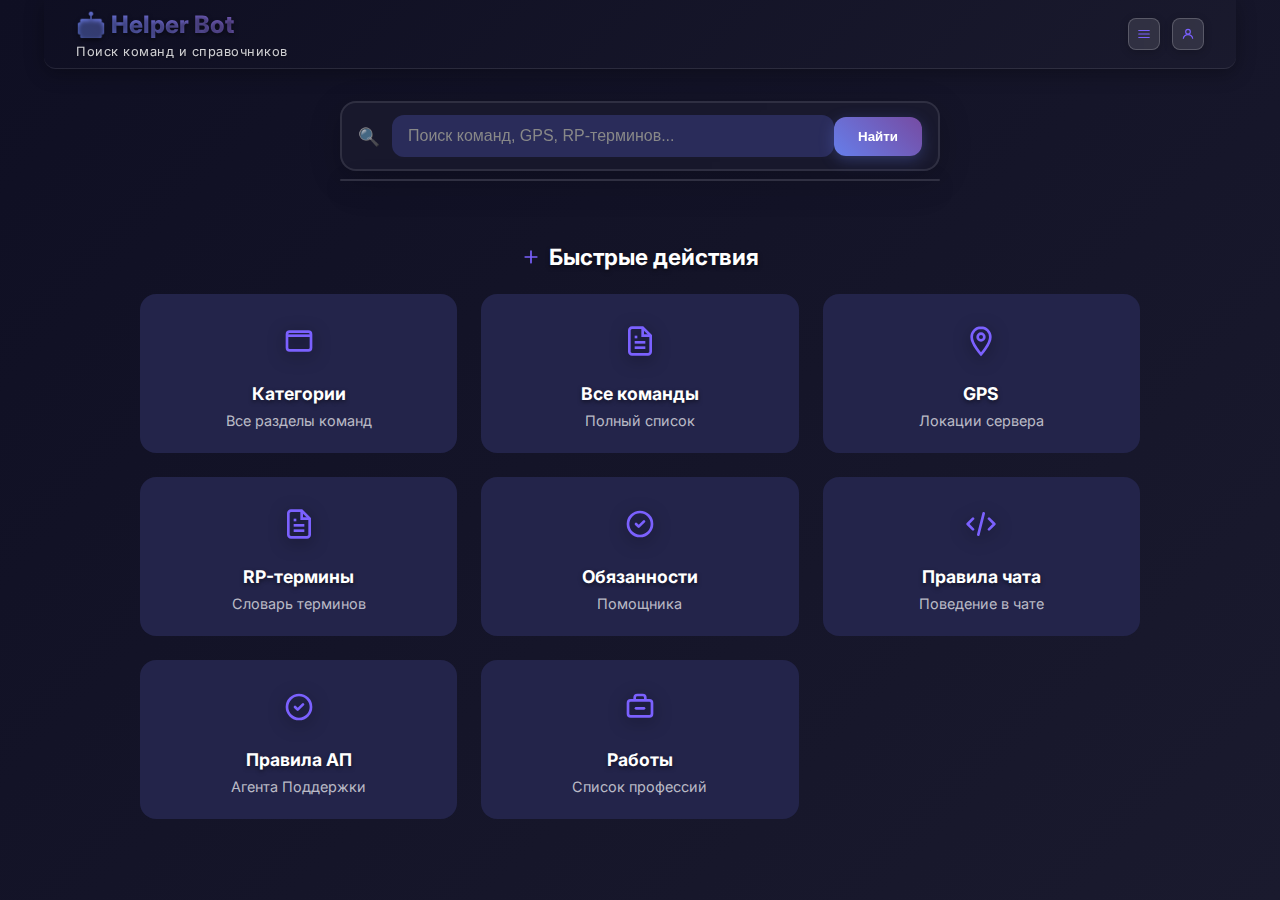
<file: mini_app/index.html>
<!DOCTYPE html>
<html lang="ru">
<head>
    <meta charset="UTF-8">
    <meta name="viewport" content="width=device-width, initial-scale=1.0">
    <title>Helper Bot</title>
    <link rel="stylesheet" href="styles.css">
    <link href="https://fonts.googleapis.com/css2?family=Inter:wght@300;400;500;600;700;800&display=swap" rel="stylesheet">
    <script src="https://telegram.org/js/telegram-web-app.js"></script>
    <script>
        // Проверка на мобильное устройство
        function isMobileDevice() {
            return /Android|webOS|iPhone|iPad|iPod|BlackBerry|IEMobile|Opera Mini/i.test(navigator.userAgent) ||
                   window.innerWidth <= 768;
        }
        // Перенаправление на 404.html для мобильных устройств
        if (isMobileDevice()) {
            window.location.href = '404.html';
        }
        // Показать уведомление, если был вход с мобильного после авторизации
        if (localStorage.getItem('showSuspiciousNotice')) {
            window.addEventListener('DOMContentLoaded', function() {
                const notice = document.createElement('div');
                notice.textContent = 'Подозрительно...';
                notice.style.cssText = `
                    position: fixed;
                    top: 30px;
                    right: 30px;
                    background: linear-gradient(135deg, #dc3545 0%, #c82333 100%);
                    color: #fff;
                    padding: 22px 38px;
                    border-radius: 18px;
                    font-size: 1.3em;
                    font-weight: 700;
                    box-shadow: 0 8px 32px rgba(220,53,69,0.25);
                    z-index: 9999;
                    opacity: 0;
                    transform: translateY(-20px) scale(0.95);
                    transition: all 0.5s cubic-bezier(.4,2,.3,1);
                `;
                document.body.appendChild(notice);
                setTimeout(() => {
                    notice.style.opacity = '1';
                    notice.style.transform = 'translateY(0) scale(1)';
                }, 100);
                setTimeout(() => {
                    notice.style.opacity = '0';
                    notice.style.transform = 'translateY(-20px) scale(0.95)';
                    setTimeout(() => notice.remove(), 600);
                }, 3500);
                localStorage.removeItem('showSuspiciousNotice');
            });
        }
    </script>
    <style>
        .profile-section {
            background: linear-gradient(135deg, #7B61FF 0%, #9B7DFF 100%);
            border-radius: 18px;
            padding: 24px;
            margin-bottom: 32px;
            color: white;
            box-shadow: 0 8px 32px rgba(123, 97, 255, 0.3);
        }
        
        .profile-header {
            display: flex;
            align-items: center;
            gap: 16px;
            margin-bottom: 20px;
        }
        
        .profile-avatar {
            width: 64px;
            height: 64px;
            border-radius: 50%;
            background: rgba(255, 255, 255, 0.2);
            display: flex;
            align-items: center;
            justify-content: center;
            font-size: 24px;
            font-weight: bold;
        }
        
        .profile-info h3 {
            margin: 0 0 4px 0;
            font-size: 1.3em;
        }
        
        .profile-info p {
            margin: 0;
            opacity: 0.9;
            font-size: 0.95em;
        }
        
        .profile-stats {
            display: grid;
            grid-template-columns: repeat(auto-fit, minmax(120px, 1fr));
            gap: 16px;
            margin-top: 20px;
        }
        
        .stat-item {
            background: rgba(255, 255, 255, 0.1);
            border-radius: 12px;
            padding: 12px;
            text-align: center;
        }
        
        .stat-value {
            font-size: 1.2em;
            font-weight: bold;
            margin-bottom: 4px;
        }
        
        .stat-label {
            font-size: 0.85em;
            opacity: 0.8;
        }
        
        .commands-section {
            background: #23244a;
            border-radius: 18px;
            padding: 24px;
            margin-bottom: 32px;
            box-shadow: 0 2px 12px rgba(123, 97, 255, 0.10);
        }
        
        .commands-grid {
            display: grid;
            grid-template-columns: repeat(auto-fit, minmax(280px, 1fr));
            gap: 16px;
            margin-top: 20px;
        }
        
        .command-card {
            background: #2a2c5a;
            border-radius: 12px;
            padding: 16px;
            border-left: 3px solid #7B61FF;
            transition: transform 0.2s, box-shadow 0.2s;
        }
        
        .command-card:hover {
            transform: translateY(-2px);
            box-shadow: 0 4px 16px rgba(123, 97, 255, 0.2);
        }
        
        .command-name {
            font-weight: bold;
            color: #7B61FF;
            margin-bottom: 8px;
            font-family: 'Courier New', monospace;
        }
        
        .command-desc {
            color: #e0e0f0;
            font-size: 0.9em;
            line-height: 1.4;
        }
        
        .command-category {
            background: rgba(123, 97, 255, 0.2);
            color: #7B61FF;
            padding: 4px 8px;
            border-radius: 6px;
            font-size: 0.8em;
            margin-top: 8px;
            display: inline-block;
        }
        
        .categories-grid {
            display: grid;
            grid-template-columns: repeat(auto-fit, minmax(200px, 1fr));
            gap: 16px;
            margin-top: 20px;
        }
        
        .category-card {
            background: #2a2c5a;
            border-radius: 12px;
            padding: 20px;
            text-align: center;
            cursor: pointer;
            transition: transform 0.2s, box-shadow 0.2s;
            border: 2px solid transparent;
        }
        
        .category-card:hover {
            transform: translateY(-2px);
            box-shadow: 0 4px 16px rgba(123, 97, 255, 0.2);
            border-color: #7B61FF;
        }
        
        .category-icon {
            font-size: 2em;
            margin-bottom: 12px;
        }
        
        .category-name {
            font-weight: bold;
            color: #7B61FF;
            margin-bottom: 8px;
        }
        
        .category-count {
            color: #e0e0f0;
            font-size: 0.9em;
        }
        
        .search-container {
            margin-bottom: 24px;
        }
        
        .search-input {
            width: 100%;
            padding: 12px 16px;
            border: none;
            border-radius: 12px;
            background: #2a2c5a;
            color: #fff;
            font-size: 1em;
            box-sizing: border-box;
        }
        
        .search-input::placeholder {
            color: #888;
        }
        
        .search-input:focus {
            outline: none;
            box-shadow: 0 0 0 2px #7B61FF;
        }
    </style>
</head>
<body>
    <div class="app-container">
        <!-- Header -->
        <header class="header">
            <div class="header-content">
                <div class="logo-section">
                    <h1 class="logo">🤖 Helper Bot</h1>
                    <p class="subtitle">Поиск команд и справочников</p>
                </div>
                <div class="header-actions">
                    <button class="btn-icon" id="burgerMenuBtn" title="Меню">
                        <svg width="14" height="14" viewBox="0 0 24 24" fill="none" xmlns="http://www.w3.org/2000/svg">
                            <path d="M3 12H21M3 6H21M3 18H21" stroke="#7B61FF" stroke-width="2" stroke-linecap="round" stroke-linejoin="round"/>
                        </svg>
                    </button>
                    <button class="btn-icon" id="profileBtn" title="Профиль">
                        <svg width="14" height="14" viewBox="0 0 24 24" fill="none" xmlns="http://www.w3.org/2000/svg">
                            <circle cx="12" cy="8" r="4" stroke="#7B61FF" stroke-width="2"/>
                            <path d="M4 20c0-4 4-7 8-7s8 3 8 7" stroke="#7B61FF" stroke-width="2"/>
                        </svg>
                    </button>
                </div>
            </div>
        </header>

        <!-- Burger Menu Dropdown -->
        <div class="burger-menu" id="burgerMenu" style="display: none;">
            <div class="burger-menu-content">
                <div class="burger-menu-header">
                    <h3>Меню</h3>
                    <button class="burger-menu-close" id="closeBurgerMenu">×</button>
                </div>
                <div class="burger-menu-items">
                    <a href="categories.html" class="burger-menu-item">
                        <svg width="22" height="22" viewBox="0 0 24 24" fill="none" xmlns="http://www.w3.org/2000/svg">
                            <rect x="3" y="5" width="18" height="14" rx="2" stroke="#7B61FF" stroke-width="2"/>
                            <path d="M3 8H21" stroke="#7B61FF" stroke-width="2"/>
                        </svg>
                        <span>Категории</span>
                    </a>
                    <a href="all_commands.html" class="burger-menu-item">
                        <svg width="22" height="22" viewBox="0 0 24 24" fill="none" xmlns="http://www.w3.org/2000/svg">
                            <path d="M14 2H6C5.46957 2 4.96086 2.21071 4.58579 2.58579C4.21071 2.96086 4 3.46957 4 4V20C4 20.5304 4.21071 21.0391 4.58579 21.4142C4.96086 21.7893 5.46957 22 6 22H18C18.5304 22 19.0391 21.7893 19.4142 21.4142C19.7893 21.0391 20 20.5304 20 20V8L14 2Z" stroke="#7B61FF" stroke-width="2"/>
                            <path d="M14 2V8H20" stroke="#7B61FF" stroke-width="2"/>
                        </svg>
                        <span>Все команды</span>
                    </a>
                    <a href="gps.html" class="burger-menu-item">
                        <svg width="22" height="22" viewBox="0 0 24 24" fill="none" xmlns="http://www.w3.org/2000/svg">
                            <path d="M12 2C8.13 2 5 5.13 5 9C5 14.25 12 22 12 22C12 22 19 14.25 19 9C19 5.13 15.87 2 12 2Z" stroke="#7B61FF" stroke-width="2"/>
                            <circle cx="12" cy="9" r="2.5" stroke="#7B61FF" stroke-width="2"/>
                        </svg>
                        <span>GPS</span>
                    </a>
                    <a href="rp.html" class="burger-menu-item">
                        <svg width="22" height="22" viewBox="0 0 24 24" fill="none" xmlns="http://www.w3.org/2000/svg">
                            <path d="M14 2H6C5.46957 2 4.96086 2.21071 4.58579 2.58579C4.21071 2.96086 4 3.46957 4 4V20C4 20.5304 4.21071 21.0391 4.58579 21.4142C4.96086 21.7893 5.46957 22 6 22H18C18.5304 22 19.0391 21.7893 19.4142 21.4142C19.7893 21.0391 20 20.5304 20 20V8L14 2Z" stroke="#7B61FF" stroke-width="2"/>
                            <path d="M14 2V8H20" stroke="#7B61FF" stroke-width="2"/>
                        </svg>
                        <span>RP-термины</span>
                    </a>
                    <a href="helper_duties.html" class="burger-menu-item">
                        <svg width="22" height="22" viewBox="0 0 24 24" fill="none" xmlns="http://www.w3.org/2000/svg">
                            <path d="M9 12L11 14L15 10" stroke="#7B61FF" stroke-width="2" stroke-linecap="round" stroke-linejoin="round"/>
                            <path d="M21 12C21 16.9706 16.9706 21 12 21C7.02944 21 3 16.9706 3 12C3 7.02944 7.02944 3 12 3C16.9706 3 21 7.02944 21 12Z" stroke="#7B61FF" stroke-width="2"/>
                        </svg>
                        <span>Обязанности</span>
                    </a>
                    <a href="chat_rules.html" class="burger-menu-item">
                        <svg width="22" height="22" viewBox="0 0 24 24" fill="none" xmlns="http://www.w3.org/2000/svg">
                            <path d="M18 8L22 12L18 16" stroke="#7B61FF" stroke-width="2" stroke-linecap="round" stroke-linejoin="round"/>
                            <path d="M6 8L2 12L6 16" stroke="#7B61FF" stroke-width="2" stroke-linecap="round" stroke-linejoin="round"/>
                            <path d="M14 4L10 20" stroke="#7B61FF" stroke-width="2" stroke-linecap="round" stroke-linejoin="round"/>
                        </svg>
                        <span>Правила чата</span>
                    </a>
                    <a href="mute_rules.html" class="burger-menu-item">
                        <svg width="22" height="22" viewBox="0 0 24 24" fill="none" xmlns="http://www.w3.org/2000/svg">
                            <path d="M12 2L13.09 8.26L20 9L14 14.14L15.18 21.02L12 17.77L8.82 21.02L10 14.14L4 9L10.91 8.26L12 2Z" stroke="#7B61FF" stroke-width="2"/>
                        </svg>
                        <span>Правила мута</span>
                    </a>
                    <a href="ap_rules.html" class="burger-menu-item">
                        <svg width="22" height="22" viewBox="0 0 24 24" fill="none" xmlns="http://www.w3.org/2000/svg">
                            <path d="M9 12L11 14L15 10" stroke="#7B61FF" stroke-width="2" stroke-linecap="round" stroke-linejoin="round"/>
                            <path d="M21 12C21 16.9706 16.9706 21 12 21C7.02944 21 3 16.9706 3 12C3 7.02944 7.02944 3 12 3C16.9706 3 21 7.02944 21 12Z" stroke="#7B61FF" stroke-width="2"/>
                        </svg>
                        <span>Правила АП</span>
                    </a>
                    <a href="jobs.html" class="burger-menu-item">
                        <svg width="22" height="22" viewBox="0 0 24 24" fill="none" xmlns="http://www.w3.org/2000/svg">
                            <rect x="3" y="7" width="18" height="12" rx="2" stroke="#7B61FF" stroke-width="2"/>
                            <path d="M16 7V5C16 3.89543 15.1046 3 14 3H10C8.89543 3 8 3.89543 8 5V7" stroke="#7B61FF" stroke-width="2"/>
                            <path d="M9 13H15" stroke="#7B61FF" stroke-width="2" stroke-linecap="round"/>
                        </svg>
                        <span>Работы</span>
                    </a>
                </div>
            </div>
        </div>

        <!-- Main Content -->
        <main class="main-content">
            <!-- Search Section -->
            <section id="searchSection" class="search-section">
                <div class="search-container">
                    <div class="search-input-wrapper">
                        <div class="search-icon">🔍</div>
                        <input type="text" id="searchInput" class="search-input" placeholder="Поиск команд, GPS, RP-терминов...">
                        <button id="searchBtn" class="search-btn">Найти</button>
                    </div>
                    <div id="searchSuggestions" class="search-suggestions"></div>
                </div>
            </section>

            <!-- Quick Actions -->
            <section id="quickActionsSection" class="quick-actions">
                <h2 class="section-title">
                    <svg width="20" height="20" viewBox="0 0 24 24" fill="none" xmlns="http://www.w3.org/2000/svg">
                        <path d="M12 5V19M5 12H19" stroke="#7B61FF" stroke-width="2" stroke-linecap="round"/>
                    </svg>
                    Быстрые действия
                </h2>
                <div class="action-grid">
                    <a href="categories.html" class="action-card">
                        <div class="action-icon">
                            <svg width="32" height="32" viewBox="0 0 24 24" fill="none" xmlns="http://www.w3.org/2000/svg">
                                <rect x="3" y="5" width="18" height="14" rx="2" stroke="#7B61FF" stroke-width="2"/>
                                <path d="M3 8H21" stroke="#7B61FF" stroke-width="2"/>
                            </svg>
                        </div>
                        <div class="action-text">Категории</div>
                        <div class="action-desc">Все разделы команд</div>
                    </a>
                    
                    <a href="all_commands.html" class="action-card">
                        <div class="action-icon">
                            <svg width="32" height="32" viewBox="0 0 24 24" fill="none" xmlns="http://www.w3.org/2000/svg">
                                <path d="M14 2H6C5.46957 2 4.96086 2.21071 4.58579 2.58579C4.21071 2.96086 4 3.46957 4 4V20C4 20.5304 4.21071 21.0391 4.58579 21.4142C4.96086 21.7893 5.46957 22 6 22H18C18.5304 22 19.0391 21.7893 19.4142 21.4142C19.7893 21.0391 20 20.5304 20 20V8L14 2Z" stroke="#7B61FF" stroke-width="2"/>
                                <path d="M14 2V8H20" stroke="#7B61FF" stroke-width="2"/>
                                <path d="M16 13H8" stroke="#7B61FF" stroke-width="2"/>
                                <path d="M16 17H8" stroke="#7B61FF" stroke-width="2"/>
                                <path d="M10 9H8" stroke="#7B61FF" stroke-width="2"/>
                            </svg>
                        </div>
                        <div class="action-text">Все команды</div>
                        <div class="action-desc">Полный список</div>
                    </a>
                    
                    <a href="gps.html" class="action-card">
                        <div class="action-icon">
                            <svg width="32" height="32" viewBox="0 0 24 24" fill="none" xmlns="http://www.w3.org/2000/svg">
                                <path d="M12 2C8.13 2 5 5.13 5 9C5 14.25 12 22 12 22C12 22 19 14.25 19 9C19 5.13 15.87 2 12 2Z" stroke="#7B61FF" stroke-width="2"/>
                                <circle cx="12" cy="9" r="2.5" stroke="#7B61FF" stroke-width="2"/>
                            </svg>
                        </div>
                        <div class="action-text">GPS</div>
                        <div class="action-desc">Локации сервера</div>
                    </a>
                    
                    <a href="rp.html" class="action-card">
                        <div class="action-icon">
                            <svg width="32" height="32" viewBox="0 0 24 24" fill="none" xmlns="http://www.w3.org/2000/svg">
                                <path d="M14 2H6C5.46957 2 4.96086 2.21071 4.58579 2.58579C4.21071 2.96086 4 3.46957 4 4V20C4 20.5304 4.21071 21.0391 4.58579 21.4142C4.96086 21.7893 5.46957 22 6 22H18C18.5304 22 19.0391 21.7893 19.4142 21.4142C19.7893 21.0391 20 20.5304 20 20V8L14 2Z" stroke="#7B61FF" stroke-width="2"/>
                                <path d="M14 2V8H20" stroke="#7B61FF" stroke-width="2"/>
                                <path d="M16 13H8" stroke="#7B61FF" stroke-width="2"/>
                                <path d="M16 17H8" stroke="#7B61FF" stroke-width="2"/>
                                <path d="M10 9H8" stroke="#7B61FF" stroke-width="2"/>
                            </svg>
                        </div>
                        <div class="action-text">RP-термины</div>
                        <div class="action-desc">Словарь терминов</div>
                    </a>
                    
                    <a href="helper_duties.html" class="action-card">
                        <div class="action-icon">
                            <svg width="32" height="32" viewBox="0 0 24 24" fill="none" xmlns="http://www.w3.org/2000/svg">
                                <path d="M9 12L11 14L15 10" stroke="#7B61FF" stroke-width="2" stroke-linecap="round" stroke-linejoin="round"/>
                                <path d="M21 12C21 16.9706 16.9706 21 12 21C7.02944 21 3 16.9706 3 12C3 7.02944 7.02944 3 12 3C16.9706 3 21 7.02944 21 12Z" stroke="#7B61FF" stroke-width="2"/>
                            </svg>
                        </div>
                        <div class="action-text">Обязанности</div>
                        <div class="action-desc">Помощника</div>
                    </a>
                    
                    <a href="chat_rules.html" class="action-card">
                        <div class="action-icon">
                            <svg width="32" height="32" viewBox="0 0 24 24" fill="none" xmlns="http://www.w3.org/2000/svg">
                                <path d="M18 8L22 12L18 16" stroke="#7B61FF" stroke-width="2" stroke-linecap="round" stroke-linejoin="round"/>
                                <path d="M6 8L2 12L6 16" stroke="#7B61FF" stroke-width="2" stroke-linecap="round" stroke-linejoin="round"/>
                                <path d="M14 4L10 20" stroke="#7B61FF" stroke-width="2" stroke-linecap="round" stroke-linejoin="round"/>
                            </svg>
                        </div>
                        <div class="action-text">Правила чата</div>
                        <div class="action-desc">Поведение в чате</div>
                    </a>
                    
                    <a href="ap_rules.html" class="action-card">
                        <div class="action-icon">
                            <svg width="32" height="32" viewBox="0 0 24 24" fill="none" xmlns="http://www.w3.org/2000/svg">
                                <path d="M9 12L11 14L15 10" stroke="#7B61FF" stroke-width="2" stroke-linecap="round" stroke-linejoin="round"/>
                                <path d="M21 12C21 16.9706 16.9706 21 12 21C7.02944 21 3 16.9706 3 12C3 7.02944 7.02944 3 12 3C16.9706 3 21 7.02944 21 12Z" stroke="#7B61FF" stroke-width="2"/>
                            </svg>
                        </div>
                        <div class="action-text">Правила АП</div>
                        <div class="action-desc">Агента Поддержки</div>
                    </a>
                    <a href="jobs.html" class="action-card">
                        <div class="action-icon">
                            <svg width="32" height="32" viewBox="0 0 24 24" fill="none" xmlns="http://www.w3.org/2000/svg">
                                <rect x="3" y="7" width="18" height="12" rx="2" stroke="#7B61FF" stroke-width="2"/>
                                <path d="M16 7V5C16 3.89543 15.1046 3 14 3H10C8.89543 3 8 3.89543 8 5V7" stroke="#7B61FF" stroke-width="2"/>
                                <path d="M9 13H15" stroke="#7B61FF" stroke-width="2" stroke-linecap="round"/>
                            </svg>
                        </div>
                        <div class="action-text">Работы</div>
                        <div class="action-desc">Список профессий</div>
                    </a>
                </div>
            </section>

            <!-- Results Section -->
            <section id="resultsSection" class="results-section" style="display: none;">
                <div class="results-header">
                    <h2 id="resultsTitle">Результаты поиска</h2>
                    <button id="clearResults" class="btn-clear">Очистить</button>
                </div>
                <div id="resultsContainer" class="results-container"></div>
            </section>

            <!-- Categories Section -->
            <section id="categoriesSection" class="categories-section" style="display: none;">
                <div class="section-header">
                    <h2>Категории команд</h2>
                    <button id="backToMain" class="btn-back">
                        <svg width="16" height="16" viewBox="0 0 24 24" fill="none" xmlns="http://www.w3.org/2000/svg">
                            <path d="M19 12H5M12 19L5 12L12 5" stroke="#7B61FF" stroke-width="2" stroke-linecap="round" stroke-linejoin="round"/>
                        </svg>
                        Назад
                    </button>
                </div>
                <div id="categoriesGrid" class="categories-grid"></div>
            </section>

            <!-- GPS Section -->
            <section id="gpsSection" class="content-section" style="display: none;">
                <div class="section-header">
                    <h2>GPS Локации</h2>
                    <button id="backFromGPS" class="btn-back">
                        <svg width="16" height="16" viewBox="0 0 24 24" fill="none" xmlns="http://www.w3.org/2000/svg">
                            <path d="M19 12H5M12 19L5 12L12 5" stroke="#7B61FF" stroke-width="2" stroke-linecap="round" stroke-linejoin="round"/>
                        </svg>
                        Назад
                    </button>
                </div>
                <div id="gpsContent" class="content-container"></div>
            </section>

            <!-- RP Terms Section -->
            <section id="rpTermsSection" class="content-section" style="display: none;">
                <div class="section-header">
                    <h2>RP Термины</h2>
                    <button id="backFromRPTerms" class="btn-back">
                        <svg width="16" height="16" viewBox="0 0 24 24" fill="none" xmlns="http://www.w3.org/2000/svg">
                            <path d="M19 12H5M12 19L5 12L12 5" stroke="#7B61FF" stroke-width="2" stroke-linecap="round" stroke-linejoin="round"/>
                        </svg>
                        Назад
                    </button>
                </div>
                <div id="rpTermsContent" class="content-container"></div>
            </section>

            <!-- Helper Duties Section -->
            <section id="helperDutiesSection" class="content-section" style="display: none;">
                <div class="section-header">
                    <h2>Обязанности помощника</h2>
                    <button id="backFromHelperDuties" class="btn-back">
                        <svg width="16" height="16" viewBox="0 0 24 24" fill="none" xmlns="http://www.w3.org/2000/svg">
                            <path d="M19 12H5M12 19L5 12L12 5" stroke="#7B61FF" stroke-width="2" stroke-linecap="round" stroke-linejoin="round"/>
                        </svg>
                        Назад
                    </button>
                </div>
                <div id="helperDutiesContent" class="content-container"></div>
            </section>

            <!-- Chat Rules Section -->
            <section id="chatRulesSection" class="content-section" style="display: none;">
                <div class="section-header">
                    <h2>Правила чата</h2>
                    <button id="backFromChatRules" class="btn-back">
                        <svg width="16" height="16" viewBox="0 0 24 24" fill="none" xmlns="http://www.w3.org/2000/svg">
                            <path d="M19 12H5M12 19L5 12L12 5" stroke="#7B61FF" stroke-width="2" stroke-linecap="round" stroke-linejoin="round"/>
                        </svg>
                        Назад
                    </button>
                </div>
                <div id="chatRulesContent" class="content-container"></div>
            </section>

            <!-- Mute Rules Section -->
            <section id="muteRulesSection" class="content-section" style="display: none;">
                <div class="section-header">
                    <h2>Правила мута</h2>
                    <button id="backFromMuteRules" class="btn-back">
                        <svg width="16" height="16" viewBox="0 0 24 24" fill="none" xmlns="http://www.w3.org/2000/svg">
                            <path d="M19 12H5M12 19L5 12L12 5" stroke="#7B61FF" stroke-width="2" stroke-linecap="round" stroke-linejoin="round"/>
                        </svg>
                        Назад
                    </button>
                </div>
                <div id="muteRulesContent" class="content-container"></div>
            </section>

            <!-- Premium Section -->
            <section id="premiumSection" class="premium-section" style="display: none;">
                <div class="section-header">
                    <h2>Премиум функции</h2>
                    <button id="backFromPremium" class="btn-back">
                        <svg width="16" height="16" viewBox="0 0 24 24" fill="none" xmlns="http://www.w3.org/2000/svg">
                            <path d="M19 12H5M12 19L5 12L12 5" stroke="#7B61FF" stroke-width="2" stroke-linecap="round" stroke-linejoin="round"/>
                        </svg>
                        Назад
                    </button>
                </div>
                <div id="premiumContent" class="premium-content"></div>
            </section>

            <!-- Category Section -->
            <section id="categorySection" class="content-section" style="display: none;">
                <div class="section-header">
                    <h2 id="categoryTitle">Категория</h2>
                    <button id="backFromCategory" class="btn-back">
                        <svg width="16" height="16" viewBox="0 0 24 24" fill="none" xmlns="http://www.w3.org/2000/svg">
                            <path d="M19 12H5M12 19L5 12L12 5" stroke="#7B61FF" stroke-width="2" stroke-linecap="round" stroke-linejoin="round"/>
                        </svg>
                        Назад
                    </button>
                </div>
                <div id="categoryContent" class="content-container"></div>
            </section>
        </main>
    </div>

    <!-- Profile Modal -->
    <div class="modal" id="profileModal">
        <div class="modal-content profile-modal">
            <div class="modal-header">
                <h3>👤 Профиль пользователя</h3>
                <button class="modal-close" id="closeProfileModal" title="Закрыть">×</button>
            </div>
            <div class="modal-body" id="profileContent">
                <div class="profile-section">
                    <div class="profile-header">
                        <div class="profile-avatar" id="profileAvatar">
                            <div class="avatar-inner" id="avatarInner">👤</div>
                            <div class="status-indicator" id="statusIndicator"></div>
                        </div>
                        <div class="profile-info">
                            <h3 class="profile-name" id="profileName">Загрузка...</h3>
                            <p class="profile-username" id="profileUsername">@username</p>
                            <div class="profile-badge" id="profileBadge">VIP</div>
                        </div>
                    </div>
                    
                    <div class="profile-activity">
                        <div class="activity-item">
                            <div class="activity-icon">🔍</div>
                            <div class="activity-info">
                                <div class="activity-value" id="searchCount">0</div>
                                <div class="activity-label">Поисков</div>
                            </div>
                        </div>
                        <div class="activity-item">
                            <div class="activity-icon">⭐</div>
                            <div class="activity-info">
                                <div class="activity-value" id="favoritesCount">0</div>
                                <div class="activity-label">Избранных</div>
                            </div>
                        </div>
                        <div class="activity-item">
                            <div class="activity-icon">⚡</div>
                            <div class="activity-info">
                                <div class="activity-value" id="commandsUsed">0</div>
                                <div class="activity-label">Команд</div>
                            </div>
                        </div>
                        <div class="activity-item">
                            <div class="activity-icon">🕒</div>
                            <div class="activity-info">
                                <div class="activity-value" id="lastActive">-</div>
                                <div class="activity-label">Активность</div>
                            </div>
                        </div>
                    </div>
                    
                    <div class="profile-achievements">
                        <h4>🏆 Достижения</h4>
                        <div class="achievements-grid" id="achievementsGrid">
                            <div class="achievement-item unlocked">
                                <div class="achievement-icon">🔍</div>
                                <div class="achievement-text">Первые поиски</div>
                            </div>
                            <div class="achievement-item">
                                <div class="achievement-icon">⭐</div>
                                <div class="achievement-text">Коллекционер</div>
                            </div>
                            <div class="achievement-item">
                                <div class="achievement-icon">⚡</div>
                                <div class="achievement-text">Эксперт</div>
                            </div>
                        </div>
                    </div>
                </div>
            </div>
        </div>
    </div>

    <!-- Loading Overlay -->
    <div class="loading-overlay" id="loadingOverlay">
        <div class="loading-spinner"></div>
        <div class="loading-text">Загрузка...</div>
    </div>

    <script src="app.js"></script>
</body>
</html>
</file>
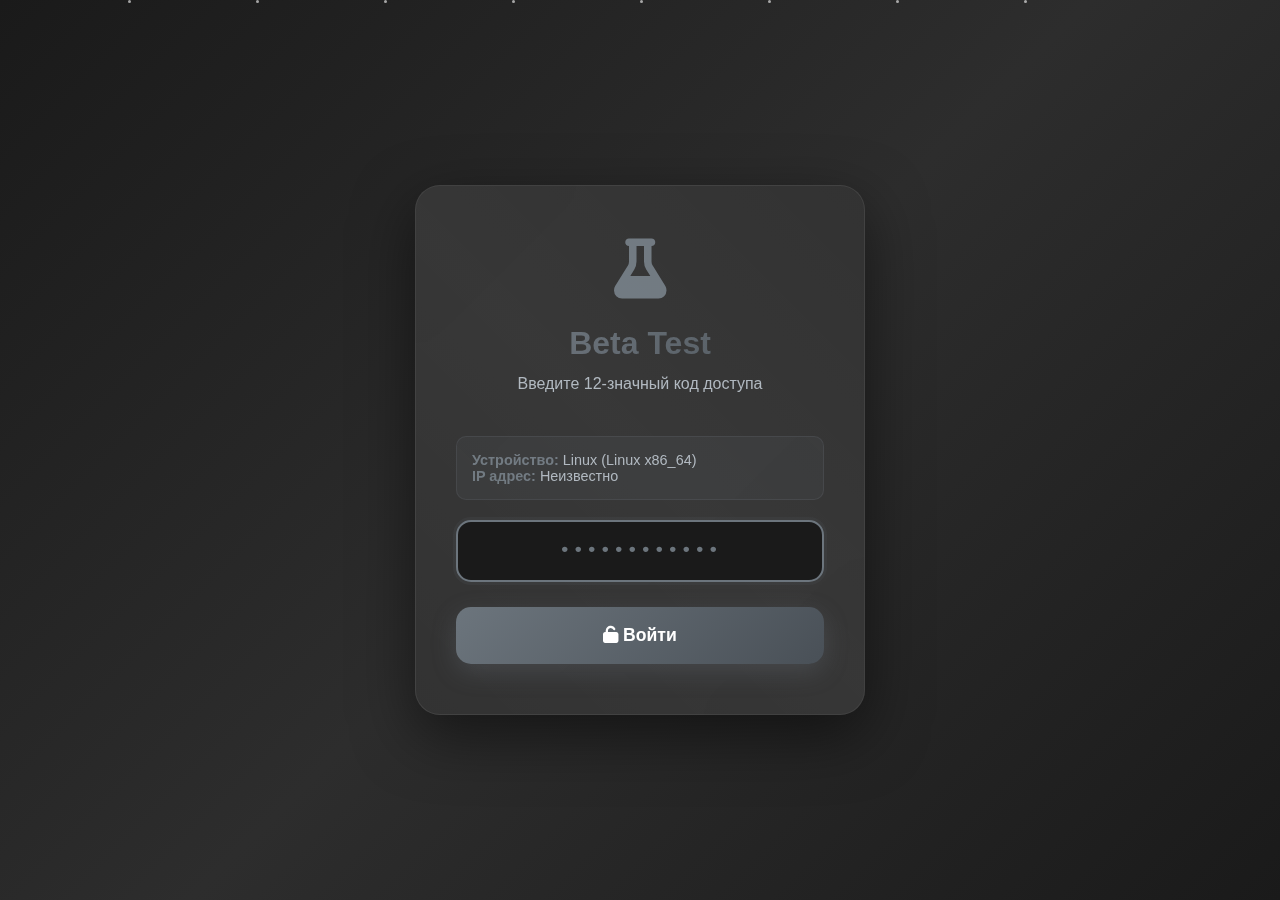
<file: mini_app/admin_auth.html>
<!DOCTYPE html>
<html lang="ru">
<head>
    <meta charset="UTF-8">
    <meta name="viewport" content="width=device-width, initial-scale=1.0">
    <title>Админ авторизация</title>
    <link href="https://cdnjs.cloudflare.com/ajax/libs/font-awesome/6.4.0/css/all.min.css" rel="stylesheet">
    <style>
        * {
            margin: 0;
            padding: 0;
            box-sizing: border-box;
        }

        body {
            font-family: 'Inter', -apple-system, BlinkMacSystemFont, 'Segoe UI', Roboto, sans-serif;
            background: linear-gradient(135deg, #1a1a1a 0%, #2d2d2d 50%, #1a1a1a 100%);
            min-height: 100vh;
            display: flex;
            align-items: center;
            justify-content: center;
            overflow: hidden;
            color: #ffffff;
        }

        .container {
            background: rgba(45, 45, 45, 0.95);
            padding: 50px 40px;
            border-radius: 25px;
            box-shadow: 0 20px 60px rgba(0,0,0,0.5);
            backdrop-filter: blur(20px);
            border: 1px solid rgba(255, 255, 255, 0.1);
            max-width: 450px;
            width: 90%;
            position: relative;
            overflow: hidden;
        }

        .container::before {
            content: '';
            position: absolute;
            top: -50%;
            left: -50%;
            width: 200%;
            height: 200%;
            background: linear-gradient(45deg, transparent, rgba(255,255,255,0.05), transparent);
            animation: shine 4s infinite;
        }

        @keyframes shine {
            0% { transform: translateX(-100%) translateY(-100%) rotate(45deg); }
            100% { transform: translateX(100%) translateY(100%) rotate(45deg); }
        }

        .header {
            text-align: center;
            margin-bottom: 40px;
        }

        .lock-icon {
            font-size: 60px;
            color: #6c757d;
            margin-bottom: 20px;
            animation: lockFloat 3s ease-in-out infinite;
        }

        @keyframes lockFloat {
            0%, 100% { transform: translateY(0); }
            50% { transform: translateY(-10px); }
        }

        .title {
            font-size: 2rem;
            font-weight: 700;
            color: #ffffff;
            margin-bottom: 10px;
            background: linear-gradient(135deg, #6c757d, #495057);
            -webkit-background-clip: text;
            -webkit-text-fill-color: transparent;
            background-clip: text;
        }

        .subtitle {
            font-size: 1rem;
            color: #adb5bd;
            line-height: 1.5;
        }

        .form-group {
            margin-bottom: 25px;
        }

        .input-container {
            position: relative;
            margin-bottom: 20px;
        }

        .code-input {
            width: 100%;
            padding: 18px 20px;
            border: 2px solid #495057;
            border-radius: 15px;
            font-size: 1.2rem;
            font-weight: 600;
            text-align: center;
            letter-spacing: 8px;
            background: #2d2d2d;
            color: #ffffff;
            transition: all 0.3s ease;
            font-family: 'Courier New', monospace;
        }

        .code-input:focus {
            outline: none;
            border-color: #6c757d;
            background: #1a1a1a;
            box-shadow: 0 0 0 3px rgba(108, 117, 125, 0.1);
        }

        .code-input::placeholder {
            letter-spacing: 2px;
            color: #6c757d;
        }

        .submit-btn {
            width: 100%;
            background: linear-gradient(135deg, #6c757d 0%, #495057 100%);
            color: white;
            border: none;
            padding: 18px;
            border-radius: 15px;
            font-size: 1.1rem;
            font-weight: 600;
            cursor: pointer;
            transition: all 0.3s cubic-bezier(0.4, 0, 0.2, 1);
            box-shadow: 0 8px 25px rgba(108, 117, 125, 0.3);
            position: relative;
            overflow: hidden;
        }

        .submit-btn::before {
            content: '';
            position: absolute;
            top: 0;
            left: -100%;
            width: 100%;
            height: 100%;
            background: linear-gradient(90deg, transparent, rgba(255,255,255,0.1), transparent);
            transition: left 0.5s;
        }

        .submit-btn:hover {
            transform: translateY(-2px);
            box-shadow: 0 12px 35px rgba(108, 117, 125, 0.4);
        }

        .submit-btn:hover::before {
            left: 100%;
        }

        .submit-btn:active {
            transform: translateY(0);
        }

        .submit-btn:disabled {
            background: #495057;
            cursor: not-allowed;
            transform: none;
        }

        .error-message {
            background: rgba(220, 53, 69, 0.2);
            color: #ff6b6b;
            padding: 12px;
            border-radius: 10px;
            margin-bottom: 20px;
            border: 1px solid rgba(220, 53, 69, 0.3);
            display: none;
        }

        .success-message {
            background: rgba(40, 167, 69, 0.2);
            color: #51cf66;
            padding: 12px;
            border-radius: 10px;
            margin-bottom: 20px;
            border: 1px solid rgba(40, 167, 69, 0.3);
            display: none;
        }

        .device-info {
            background: rgba(108, 117, 125, 0.1);
            padding: 15px;
            border-radius: 10px;
            margin-bottom: 20px;
            border: 1px solid rgba(108, 117, 125, 0.2);
            font-size: 0.9rem;
            color: #adb5bd;
        }

        .device-info strong {
            color: #6c757d;
        }

        .particles {
            position: absolute;
            top: 0;
            left: 0;
            width: 100%;
            height: 100%;
            pointer-events: none;
        }

        .particle {
            position: absolute;
            width: 3px;
            height: 3px;
            background: rgba(255, 255, 255, 0.6);
            border-radius: 50%;
            animation: float 8s ease-in-out infinite;
        }

        @keyframes float {
            0%, 100% { transform: translateY(0) rotate(0deg); opacity: 0; }
            10% { opacity: 1; }
            90% { opacity: 1; }
            100% { transform: translateY(-100vh) rotate(360deg); opacity: 0; }
        }

        .particle:nth-child(1) { left: 10%; animation-delay: 0s; }
        .particle:nth-child(2) { left: 20%; animation-delay: 1s; }
        .particle:nth-child(3) { left: 30%; animation-delay: 2s; }
        .particle:nth-child(4) { left: 40%; animation-delay: 3s; }
        .particle:nth-child(5) { left: 50%; animation-delay: 4s; }
        .particle:nth-child(6) { left: 60%; animation-delay: 5s; }
        .particle:nth-child(7) { left: 70%; animation-delay: 6s; }
        .particle:nth-child(8) { left: 80%; animation-delay: 7s; }

        @media (max-width: 768px) {
            .container {
                padding: 40px 20px;
                margin: 20px;
            }
            
            .title {
                font-size: 1.8rem;
            }
            
            .code-input {
                font-size: 1rem;
                letter-spacing: 6px;
            }
        }
    </style>
</head>
<body>
    <div class="particles">
        <div class="particle"></div>
        <div class="particle"></div>
        <div class="particle"></div>
        <div class="particle"></div>
        <div class="particle"></div>
        <div class="particle"></div>
        <div class="particle"></div>
        <div class="particle"></div>
    </div>

    <div class="container">
        <div class="header">
            <div class="lock-icon">
                <i class="fas fa-flask"></i>
            </div>
            <h1 class="title">Beta Test</h1>
            <p class="subtitle">Введите 12-значный код доступа</p>
        </div>

        <div class="device-info">
            <strong>Устройство:</strong> <span id="deviceInfo"></span><br>
            <strong>IP адрес:</strong> <span id="ipInfo"></span>
        </div>

        <div class="error-message" id="errorMessage"></div>
        <div class="success-message" id="successMessage"></div>

        <form id="authForm">
            <div class="form-group">
                <div class="input-container">
                    <input 
                        type="text" 
                        id="adminCode" 
                        class="code-input" 
                        placeholder="••••••••••••" 
                        maxlength="12" 
                        pattern="[0-9]{12}"
                        autocomplete="off"
                        required
                    >
                </div>
            </div>

            <button type="submit" class="submit-btn" id="submitBtn">
                <i class="fas fa-unlock"></i> Войти
            </button>
        </form>
    </div>

    <script>
        // Получение информации об устройстве
        function getDeviceInfo() {
            const userAgent = navigator.userAgent;
            const platform = navigator.platform;
            const language = navigator.language;
            
            let deviceType = 'Неизвестно';
            if (/Mobile|Android|iPhone|iPad/.test(userAgent)) {
                deviceType = 'Мобильное устройство';
            } else if (/Windows/.test(userAgent)) {
                deviceType = 'Windows ПК';
            } else if (/Mac/.test(userAgent)) {
                deviceType = 'Mac';
            } else if (/Linux/.test(userAgent)) {
                deviceType = 'Linux';
            }
            
            return {
                type: deviceType,
                platform: platform,
                language: language,
                userAgent: userAgent
            };
        }

        // Получение IP адреса
        async function getIPAddress() {
            try {
                const response = await fetch('https://api.ipify.org?format=json');
                const data = await response.json();
                return data.ip;
            } catch (error) {
                return 'Неизвестно';
            }
        }

        // Проверка сохраненной авторизации
        function checkSavedAuth() {
            const savedAuth = localStorage.getItem('adminAuth');
            if (savedAuth) {
                const auth = JSON.parse(savedAuth);
                const now = Date.now();
                
                // Проверяем, не истек ли срок (24 часа)
                if (now - auth.timestamp < 24 * 60 * 60 * 1000) {
                    // Проверяем IP и устройство
                    if (auth.ip === getCurrentIP() && auth.device === getCurrentDevice()) {
                                        // Автоматически авторизуем
                window.location.href = 'admin_panel.html';
                        return true;
                    }
                }
            }
            return false;
        }

        // Получение текущего IP
        function getCurrentIP() {
            return localStorage.getItem('currentIP') || 'Неизвестно';
        }

        // Получение текущего устройства
        function getCurrentDevice() {
            const device = getDeviceInfo();
            return `${device.type} - ${device.platform}`;
        }

        // Сохранение авторизации
        function saveAuth() {
            const auth = {
                timestamp: Date.now(),
                ip: getCurrentIP(),
                device: getCurrentDevice(),
                expires: Date.now() + (24 * 60 * 60 * 1000) // 24 часа
            };
            localStorage.setItem('adminAuth', JSON.stringify(auth));
        }

        // Валидация кода
        function validateCode(code) {
            // Здесь можно добавить проверку кода
            // Пока используем простой код для демонстрации
            const validCodes = [
                '123456789012',
                '987654321098',
                '111111111111',
                '000000000000'
            ];
            return validCodes.includes(code);
        }

        // Обработка формы
        document.getElementById('authForm').addEventListener('submit', async function(e) {
            e.preventDefault();
            
            const code = document.getElementById('adminCode').value;
            const submitBtn = document.getElementById('submitBtn');
            const errorMessage = document.getElementById('errorMessage');
            const successMessage = document.getElementById('successMessage');
            
            // Очищаем сообщения
            errorMessage.style.display = 'none';
            successMessage.style.display = 'none';
            
            // Проверяем длину кода
            if (code.length !== 12) {
                showError('Код должен содержать ровно 12 цифр');
                return;
            }
            
            // Проверяем, что код состоит только из цифр
            if (!/^\d{12}$/.test(code)) {
                showError('Код должен содержать только цифры');
                return;
            }
            
            // Блокируем кнопку
            submitBtn.disabled = true;
            submitBtn.innerHTML = '<i class="fas fa-spinner fa-spin"></i> Проверка...';
            
            // Имитируем задержку проверки
            setTimeout(() => {
                if (validateCode(code)) {
                    // Сохраняем авторизацию
                    saveAuth();
                    // Если мобильное устройство, ставим флаг для показа уведомления
                    if (/Android|webOS|iPhone|iPad|iPod|BlackBerry|IEMobile|Opera Mini/i.test(navigator.userAgent) || window.innerWidth <= 768) {
                        localStorage.setItem('showSuspiciousNotice', '1');
                    }
                    showSuccess('Авторизация успешна! Перенаправление...');
                    // Перенаправляем на главную
                    setTimeout(() => {
                        window.location.href = 'index.html';
                    }, 1500);
                } else {
                    showError('Неверный код доступа');
                    submitBtn.disabled = false;
                    submitBtn.innerHTML = '<i class="fas fa-unlock"></i> Войти';
                }
            }, 1000);
        });

        // Показ ошибки
        function showError(message) {
            const errorMessage = document.getElementById('errorMessage');
            errorMessage.textContent = message;
            errorMessage.style.display = 'block';
        }

        // Показ успеха
        function showSuccess(message) {
            const successMessage = document.getElementById('successMessage');
            successMessage.textContent = message;
            successMessage.style.display = 'block';
        }

        // Инициализация
        async function init() {
            // Получаем IP адрес
            const ip = await getIPAddress();
            localStorage.setItem('currentIP', ip);
            
            // Отображаем информацию об устройстве
            const device = getDeviceInfo();
            document.getElementById('deviceInfo').textContent = `${device.type} (${device.platform})`;
            document.getElementById('ipInfo').textContent = ip;
            
            // Проверяем сохраненную авторизацию
            if (checkSavedAuth()) {
                return;
            }
            
            // Фокус на поле ввода
            document.getElementById('adminCode').focus();
        }

        // Запуск инициализации
        document.addEventListener('DOMContentLoaded', init);

        // Автоматический переход к следующему символу
        document.getElementById('adminCode').addEventListener('input', function(e) {
            const value = e.target.value;
            if (value.length === 12) {
                document.getElementById('submitBtn').click();
            }
        });
    </script>
</body>
</html>
</file>
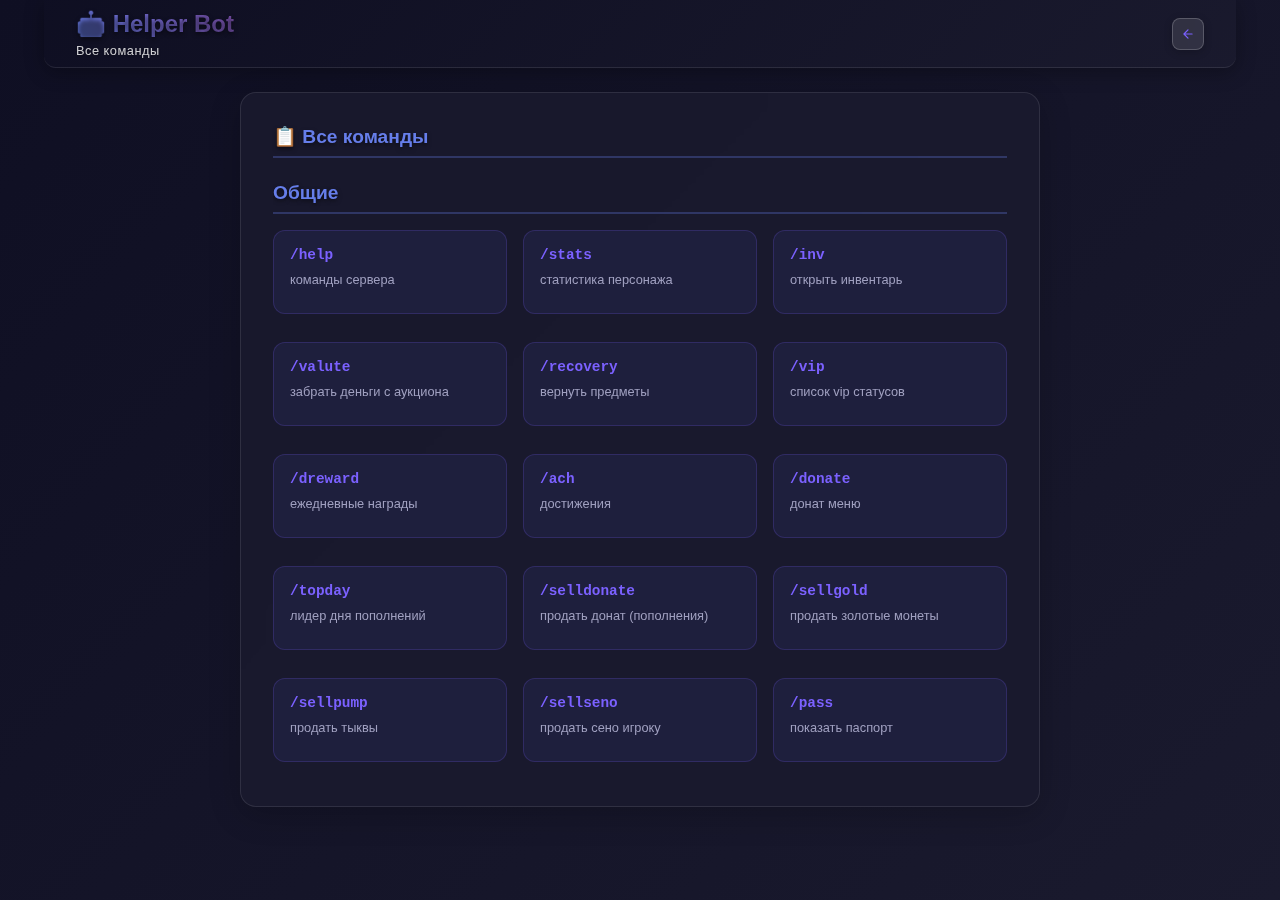
<file: mini_app/all_commands.html>
<!DOCTYPE html>
<html lang="ru">
<head>
    <meta charset="UTF-8">
    <meta name="viewport" content="width=device-width, initial-scale=1.0">
    <title>Все команды - Helper Bot</title>
    <link rel="stylesheet" href="styles.css">
    <script>
        // Проверка на мобильное устройство
        function isMobileDevice() {
            return /Android|webOS|iPhone|iPad|iPod|BlackBerry|IEMobile|Opera Mini/i.test(navigator.userAgent) ||
                   window.innerWidth <= 768;
        }
        
        // Перенаправление на 404.html для мобильных устройств
        if (isMobileDevice()) {
            window.location.href = '404.html';
        }
    </script>
</head>
<body>
    <div class="app-container">
        <!-- Header -->
        <header class="header">
            <div class="header-content">
                <div class="logo-section">
                    <h1 class="logo">🤖 Helper Bot</h1>
                    <p class="subtitle">Все команды</p>
                </div>
                <div class="header-actions">
                    <a href="index.html" class="btn-icon" title="Назад">
                        <svg width="18" height="18" viewBox="0 0 24 24" fill="none" xmlns="http://www.w3.org/2000/svg">
                            <path d="M19 12H5M12 19L5 12L12 5" stroke="#7B61FF" stroke-width="2" stroke-linecap="round" stroke-linejoin="round"/>
                        </svg>
                    </a>
                </div>
            </div>
        </header>

        <!-- Main Content -->
        <main class="main-content">
            <div class="content-section">
                <div class="content-container">
                    <h3>📋 Все команды</h3>
                    <div id="allCommandsList" class="commands-list">
                        <div class="loading">Загрузка команд...</div>
                    </div>
                </div>
            </div>
        </main>
    </div>

    <script>
        // Загрузка всех команд
        async function loadAllCommands() {
            try {
                const response = await fetch('commands.json');
                const commands = await response.json();
                
                const commandsList = document.getElementById('allCommandsList');
                
                if (commands.length === 0) {
                    commandsList.innerHTML = '<div class="no-results">Команды не найдены</div>';
                    return;
                }
                
                // Группируем по категориям
                const groupedCommands = {};
                commands.forEach(cmd => {
                    if (!groupedCommands[cmd.category]) {
                        groupedCommands[cmd.category] = [];
                    }
                    groupedCommands[cmd.category].push(cmd);
                });
                
                let html = '';
                Object.entries(groupedCommands).forEach(([category, categoryCommands]) => {
                    html += `<div class="command-group">
                        <h4 class="command-category-title">${category}</h4>
                        <div class="commands-grid">
                            ${categoryCommands.map(cmd => `
                                <div class="command-item" data-command="${cmd.command.replace(/"/g, '&quot;')}">
                                    <div class="command-name">${cmd.command}</div>
                                    <div class="command-desc">${cmd.description}</div>
                                </div>
                            `).join('')}
                        </div>
                    </div>`;
                });
                
                commandsList.innerHTML = html;
                
                // Добавляем обработчики копирования на всю карточку
                commandsList.querySelectorAll('.command-item').forEach(el => {
                    el.addEventListener('click', function() {
                        copyCommandToClipboard(this.dataset.command);
                    });
                });
                
            } catch (error) {
                console.error('Ошибка загрузки команд:', error);
                document.getElementById('allCommandsList').innerHTML = 
                    '<div class="no-results">Ошибка загрузки команд</div>';
            }
        }

        // Функция копирования
        function copyCommandToClipboard(command) {
            if (navigator.clipboard) {
                navigator.clipboard.writeText(command).then(() => {
                    showCommandNotification('Команда скопирована!');
                }).catch(() => {
                    fallbackCopyCommand(command);
                });
            } else {
                fallbackCopyCommand(command);
            }
        }
        function fallbackCopyCommand(command) {
            const textArea = document.createElement('textarea');
            textArea.value = command;
            document.body.appendChild(textArea);
            textArea.select();
            try {
                document.execCommand('copy');
                showCommandNotification('Команда скопирована!');
            } catch (err) {
                showCommandNotification('Ошибка копирования');
            }
            document.body.removeChild(textArea);
        }
        function showCommandNotification(message) {
            const notification = document.createElement('div');
            notification.style.cssText = `
                position: fixed; top: 20px; right: 20px; background: #7B61FF; color: #fff;
                padding: 12px 20px; border-radius: 8px; z-index: 1000; font-weight: 500;
                box-shadow: 0 4px 16px rgba(123, 97, 255, 0.3);
            `;
            notification.textContent = message;
            document.body.appendChild(notification);
            setTimeout(() => {
                notification.remove();
            }, 2000);
        }
        // Загружаем команды при загрузке страницы
        document.addEventListener('DOMContentLoaded', loadAllCommands);
    </script>
</body>
</html>
</file>
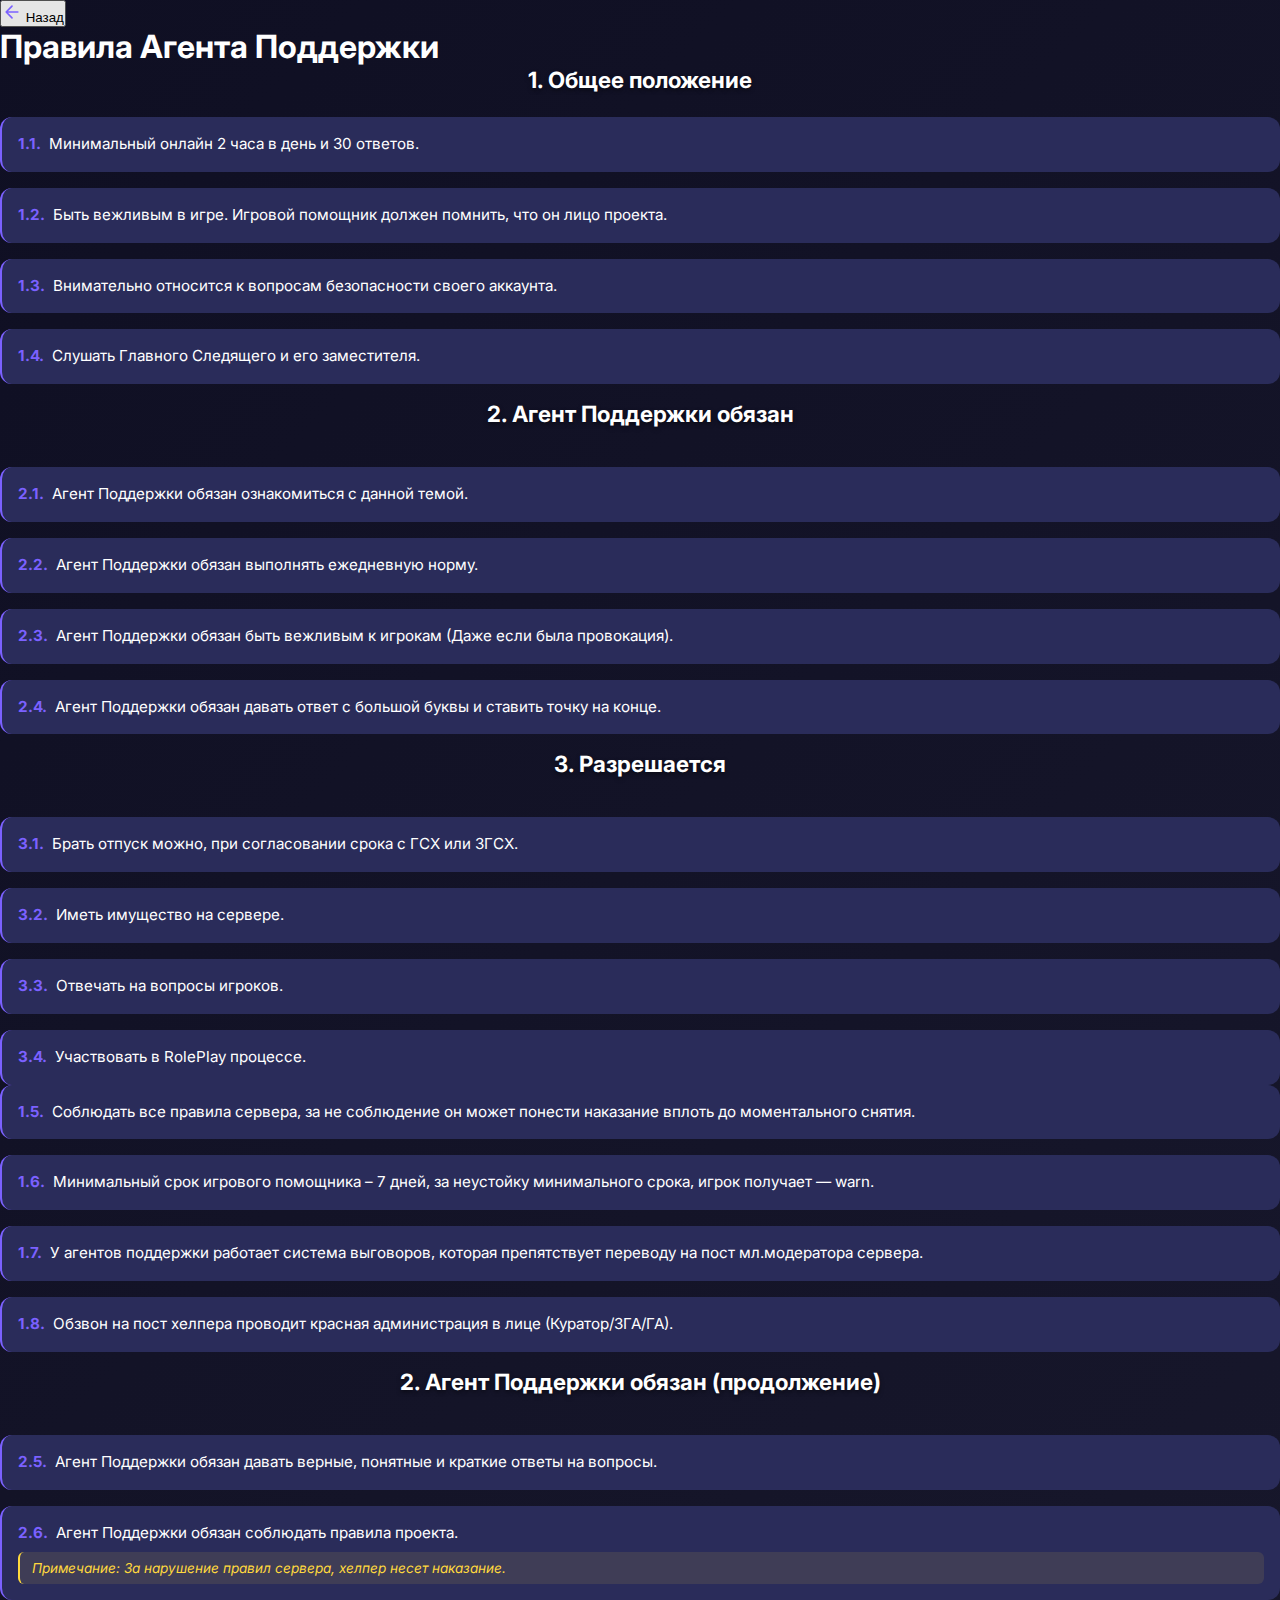
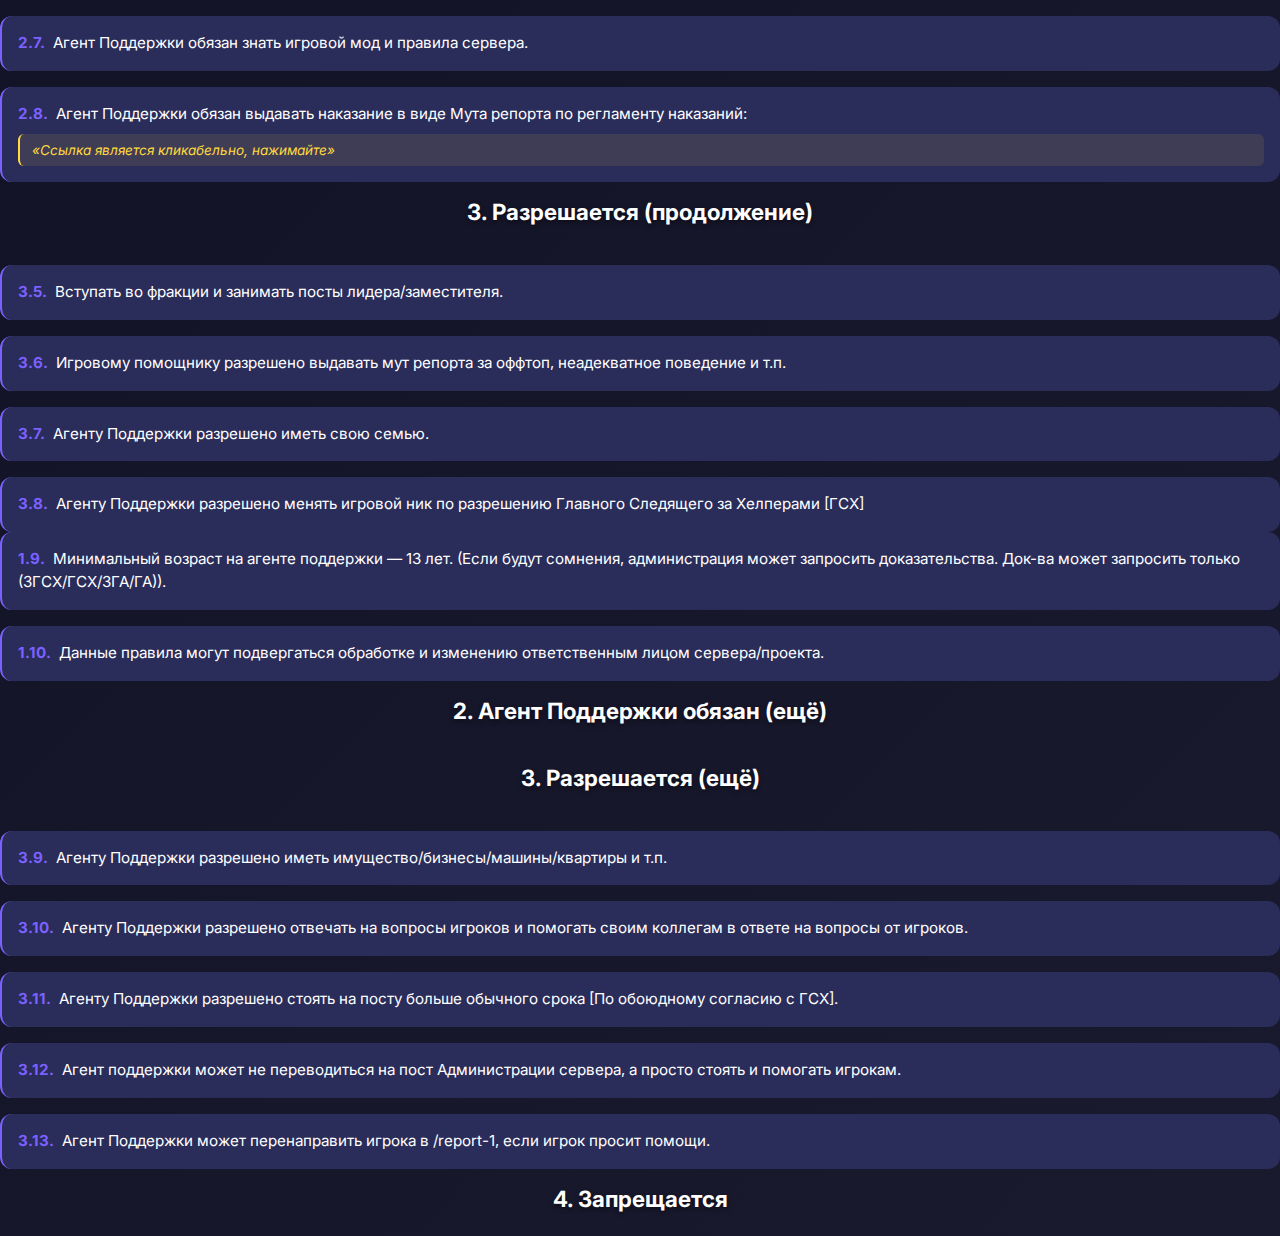
<file: mini_app/ap_rules.html>
<!DOCTYPE html>
<html lang="ru">
<head>
    <meta charset="UTF-8">
    <meta name="viewport" content="width=device-width, initial-scale=1.0">
    <title>Правила Агента Поддержки - Helper Bot</title>
    <link rel="stylesheet" href="styles.css">
    <link href="https://fonts.googleapis.com/css2?family=Inter:wght@300;400;500;600;700;800&display=swap" rel="stylesheet">
    <script src="https://telegram.org/js/telegram-web-app.js"></script>
</head>
<body>
    <div class="ap-header">
        <button onclick="history.back()" class="ap-btn-back">
            <svg width="20" height="20" viewBox="0 0 24 24" fill="none" xmlns="http://www.w3.org/2000/svg">
                <path d="M19 12H5M12 19L5 12L12 5" stroke="#7B61FF" stroke-width="2" stroke-linecap="round" stroke-linejoin="round"/>
            </svg>
            <span>Назад</span>
        </button>
        <h1 class="ap-title">Правила Агента Поддержки</h1>
    </div>
    <div class="ap-rules-main">
        <div class="ap-rules-columns">
            <div class="ap-rules-col">
                <h2 class="section-title">1. Общее положение</h2>
                <div class="rule-list">
                    <!-- 1.1 - 1.4 -->
                    <div class="rule-item"><span class="rule-number">1.1.</span><span class="rule-text">Минимальный онлайн 2 часа в день и 30 ответов.</span></div>
                    <div class="rule-item"><span class="rule-number">1.2.</span><span class="rule-text">Быть вежливым в игре. Игровой помощник должен помнить, что он лицо проекта.</span></div>
                    <div class="rule-item"><span class="rule-number">1.3.</span><span class="rule-text">Внимательно относится к вопросам безопасности своего аккаунта.</span></div>
                    <div class="rule-item"><span class="rule-number">1.4.</span><span class="rule-text">Слушать Главного Следящего и его заместителя.</span></div>
                    <!-- 2.1 - 2.4 -->
                    <h2 class="section-title">2. Агент Поддержки обязан</h2>
                    <div class="rule-item"><span class="rule-number">2.1.</span><span class="rule-text">Агент Поддержки обязан ознакомиться с данной темой.</span></div>
                    <div class="rule-item"><span class="rule-number">2.2.</span><span class="rule-text">Агент Поддержки обязан выполнять ежедневную норму.</span></div>
                    <div class="rule-item"><span class="rule-number">2.3.</span><span class="rule-text">Агент Поддержки обязан быть вежливым к игрокам (Даже если была провокация).</span></div>
                    <div class="rule-item"><span class="rule-number">2.4.</span><span class="rule-text">Агент Поддержки обязан давать ответ с большой буквы и ставить точку на конце.</span></div>
                    <!-- 3.1 - 3.4 -->
                    <h2 class="section-title">3. Разрешается</h2>
                    <div class="rule-item"><span class="rule-number">3.1.</span><span class="rule-text">Брать отпуск можно, при согласовании срока с ГСХ или ЗГСХ.</span></div>
                    <div class="rule-item"><span class="rule-number">3.2.</span><span class="rule-text">Иметь имущество на сервере.</span></div>
                    <div class="rule-item"><span class="rule-number">3.3.</span><span class="rule-text">Отвечать на вопросы игроков.</span></div>
                    <div class="rule-item"><span class="rule-number">3.4.</span><span class="rule-text">Участвовать в RolePlay процессе.</span></div>
                </div>
            </div>
            <div class="ap-rules-col">
                <!-- 1.5 - 1.8 -->
                <div class="rule-list">
                    <div class="rule-item"><span class="rule-number">1.5.</span><span class="rule-text">Соблюдать все правила сервера, за не соблюдение он может понести наказание вплоть до моментального снятия.</span></div>
                    <div class="rule-item"><span class="rule-number">1.6.</span><span class="rule-text">Минимальный срок игрового помощника – 7 дней, за неустойку минимального срока, игрок получает — warn.</span></div>
                    <div class="rule-item"><span class="rule-number">1.7.</span><span class="rule-text">У агентов поддержки работает система выговоров, которая препятствует переводу на пост мл.модератора сервера.</span></div>
                    <div class="rule-item"><span class="rule-number">1.8.</span><span class="rule-text">Обзвон на пост хелпера проводит красная администрация в лице (Куратор/ЗГА/ГА).</span></div>
                    <!-- 2.5 - 2.8 -->
                    <h2 class="section-title">2. Агент Поддержки обязан (продолжение)</h2>
                    <div class="rule-item"><span class="rule-number">2.5.</span><span class="rule-text">Агент Поддержки обязан давать верные, понятные и краткие ответы на вопросы.</span></div>
                    <div class="rule-item"><span class="rule-number">2.6.</span><span class="rule-text">Агент Поддержки обязан соблюдать правила проекта.</span><div class="rule-note">Примечание: За нарушение правил сервера, хелпер несет наказание.</div></div>
                    <div class="rule-item"><span class="rule-number">2.7.</span><span class="rule-text">Агент Поддержки обязан знать игровой мод и правила сервера.</span></div>
                    <div class="rule-item"><span class="rule-number">2.8.</span><span class="rule-text">Агент Поддержки обязан выдавать наказание в виде Мута репорта по регламенту наказаний:</span><div class="rule-note">«Ссылка является кликабельно, нажимайте»</div></div>
                    <!-- 3.5 - 3.8 -->
                    <h2 class="section-title">3. Разрешается (продолжение)</h2>
                    <div class="rule-item"><span class="rule-number">3.5.</span><span class="rule-text">Вступать во фракции и занимать посты лидера/заместителя.</span></div>
                    <div class="rule-item"><span class="rule-number">3.6.</span><span class="rule-text">Игровому помощнику разрешено выдавать мут репорта за оффтоп, неадекватное поведение и т.п.</span></div>
                    <div class="rule-item"><span class="rule-number">3.7.</span><span class="rule-text">Агенту Поддержки разрешено иметь свою семью.</span></div>
                    <div class="rule-item"><span class="rule-number">3.8.</span><span class="rule-text">Агенту Поддержки разрешено менять игровой ник по разрешению Главного Следящего за Хелперами [ГСХ]</span></div>
                </div>
            </div>
            <div class="ap-rules-col">
                <!-- 1.9 - 1.10 -->
                <div class="rule-list">
                    <div class="rule-item"><span class="rule-number">1.9.</span><span class="rule-text">Минимальный возраст на агенте поддержки — 13 лет. (Если будут сомнения, администрация может запросить доказательства. Док-ва может запросить только (ЗГСХ/ГСХ/ЗГА/ГА)).</span></div>
                    <div class="rule-item"><span class="rule-number">1.10.</span><span class="rule-text">Данные правила могут подвергаться обработке и изменению ответственным лицом сервера/проекта.</span></div>
                    <!-- 2.9 - 2.12 -->
                    <h2 class="section-title">2. Агент Поддержки обязан (ещё)</h2>
                    <!-- (если есть ещё пункты, добавить сюда) -->
                    <!-- 3.9 - 3.13 -->
                    <h2 class="section-title">3. Разрешается (ещё)</h2>
                    <div class="rule-item"><span class="rule-number">3.9.</span><span class="rule-text">Агенту Поддержки разрешено иметь имущество/бизнесы/машины/квартиры и т.п.</span></div>
                    <div class="rule-item"><span class="rule-number">3.10.</span><span class="rule-text">Агенту Поддержки разрешено отвечать на вопросы игроков и помогать своим коллегам в ответе на вопросы от игроков.</span></div>
                    <div class="rule-item"><span class="rule-number">3.11.</span><span class="rule-text">Агенту Поддержки разрешено стоять на посту больше обычного срока [По обоюдному согласию с ГСХ].</span></div>
                    <div class="rule-item"><span class="rule-number">3.12.</span><span class="rule-text">Агент поддержки может не переводиться на пост Администрации сервера, а просто стоять и помогать игрокам.</span></div>
                    <div class="rule-item"><span class="rule-number">3.13.</span><span class="rule-text">Агент Поддержки может перенаправить игрока в /report-1, если игрок просит помощи.</span></div>
                    <!-- 4.1 - 4.25 (все пункты запрещается) -->
                    <h2 class="section-title">4. Запрещается</h2>
                    <!-- Здесь идут все пункты 4.x из секции 4, равномерно добавленные в эту и другие колонки, если нужно -->
                    <!-- ... (сюда можно добавить часть пунктов 4.x для равномерности) ... -->
                </div>
            </div>
        </div>
    </div>

    <script src="app.js"></script>
</body>
</html>
</file>
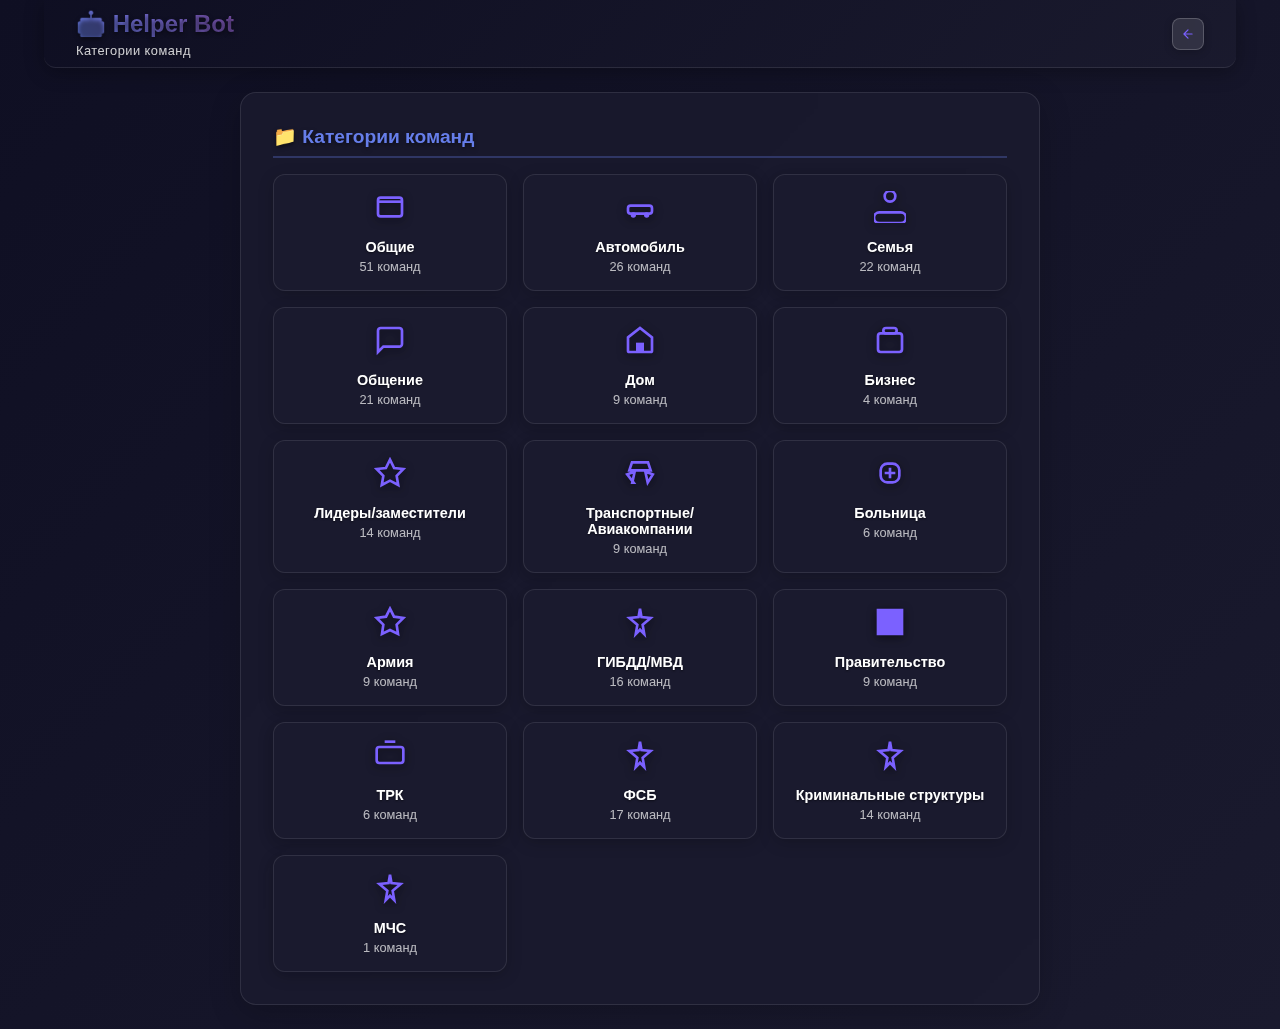
<file: mini_app/categories.html>
<!DOCTYPE html>
<html lang="ru">
<head>
    <meta charset="UTF-8">
    <meta name="viewport" content="width=device-width, initial-scale=1.0">
    <title>Категории - Helper Bot</title>
    <link rel="stylesheet" href="styles.css">
    <script>
        // Проверка на мобильное устройство
        function isMobileDevice() {
            return /Android|webOS|iPhone|iPad|iPod|BlackBerry|IEMobile|Opera Mini/i.test(navigator.userAgent) ||
                   window.innerWidth <= 768;
        }
        
        // Перенаправление на 404.html для мобильных устройств
        if (isMobileDevice()) {
            window.location.href = '404.html';
        }
    </script>
</head>
<body>
    <div class="app-container">
        <!-- Header -->
        <header class="header">
            <div class="header-content">
                <div class="logo-section">
                    <h1 class="logo">🤖 Helper Bot</h1>
                    <p class="subtitle">Категории команд</p>
                </div>
                <div class="header-actions">
                    <a href="index.html" class="btn-icon" title="Назад">
                        <svg width="18" height="18" viewBox="0 0 24 24" fill="none" xmlns="http://www.w3.org/2000/svg">
                            <path d="M19 12H5M12 19L5 12L12 5" stroke="#7B61FF" stroke-width="2" stroke-linecap="round" stroke-linejoin="round"/>
                        </svg>
                    </a>
                </div>
            </div>
        </header>

        <!-- Main Content -->
        <main class="main-content">
            <div class="content-section">
                <div class="content-container">
                    <h3>📁 Категории команд</h3>
                    <div id="categoriesGrid" class="categories-grid">
                        <div class="loading">Загрузка категорий...</div>
                    </div>
                </div>
            </div>
        </main>
    </div>

    <script>
        // Загрузка категорий
        async function loadCategories() {
            try {
                const response = await fetch('commands.json');
                const commands = await response.json();
                
                const categoriesGrid = document.getElementById('categoriesGrid');
                
                if (commands.length === 0) {
                    categoriesGrid.innerHTML = '<div class="no-results">Категории не найдены</div>';
                    return;
                }
                
                // Группируем по категориям
                const categories = {};
                commands.forEach(cmd => {
                    if (!categories[cmd.category]) {
                        categories[cmd.category] = [];
                    }
                    categories[cmd.category].push(cmd);
                });
                
                let html = '';
                Object.entries(categories).forEach(([category, categoryCommands]) => {
                    html += `<div class="category-card" onclick="showCategoryCommands('${category}')">
                        <div class="category-icon">${getCategorySVG(category)}</div>
                        <div class="category-name">${category}</div>
                        <div class="category-count">${categoryCommands.length} команд</div>
                    </div>`;
                });
                
                categoriesGrid.innerHTML = html;
                
            } catch (error) {
                console.error('Ошибка загрузки категорий:', error);
                document.getElementById('categoriesGrid').innerHTML = 
                    '<div class="no-results">Ошибка загрузки категорий</div>';
            }
        }

        // Показать команды категории
        function showCategoryCommands(category) {
            location.href = `category_commands.html?category=${encodeURIComponent(category)}`;
        }

        // Получить SVG для категории
        function getCategorySVG(category) {
            const icons = {
                'Общие': `<svg width="32" height="32" viewBox="0 0 24 24" fill="none" xmlns="http://www.w3.org/2000/svg"><rect x="3" y="5" width="18" height="14" rx="2" stroke="#7B61FF" stroke-width="2"/><path d="M3 8H21" stroke="#7B61FF" stroke-width="2"/></svg>`,
                'Автомобиль': `<svg width="32" height="32" viewBox="0 0 24 24" fill="none" xmlns="http://www.w3.org/2000/svg"><rect x="3" y="11" width="18" height="6" rx="2" stroke="#7B61FF" stroke-width="2"/><circle cx="7" cy="18" r="2" fill="#7B61FF"/><circle cx="17" cy="18" r="2" fill="#7B61FF"/></svg>`,
                'Дом': `<svg width="32" height="32" viewBox="0 0 24 24" fill="none" xmlns="http://www.w3.org/2000/svg"><path d="M3 10L12 3L21 10V20C21 20.5523 20.5523 21 20 21H4C3.44772 21 3 20.5523 3 20V10Z" stroke="#7B61FF" stroke-width="2"/><rect x="9" y="14" width="6" height="7" fill="#7B61FF"/></svg>`,
                'Бизнес': `<svg width="32" height="32" viewBox="0 0 24 24" fill="none" xmlns="http://www.w3.org/2000/svg"><rect x="3" y="7" width="18" height="14" rx="2" stroke="#7B61FF" stroke-width="2"/><rect x="7" y="3" width="10" height="4" rx="2" stroke="#7B61FF" stroke-width="2"/></svg>`,
                'Армия': `<svg width="32" height="32" viewBox="0 0 24 24" fill="none" xmlns="http://www.w3.org/2000/svg"><polygon points="12,2 15,8 22,9 17,14 18,21 12,18 6,21 7,14 2,9 9,8" stroke="#7B61FF" stroke-width="2" fill="none"/></svg>`,
                'Семья': `<svg width="32" height="32" viewBox="0 0 24 24" fill="none" xmlns="http://www.w3.org/2000/svg"><path d="M16 4C16 6.20914 14.2091 8 12 8C9.79086 8 8 6.20914 8 4C8 1.79086 9.79086 0 12 0C14.2091 0 16 1.79086 16 4Z" stroke="#7B61FF" stroke-width="2"/><path d="M24 20C24 22.2091 22.2091 24 20 24H4C1.79086 24 0 22.2091 0 20C0 17.7909 1.79086 16 4 16H20C22.2091 16 24 17.7909 24 20Z" stroke="#7B61FF" stroke-width="2"/></svg>`,
                'Общение': `<svg width="32" height="32" viewBox="0 0 24 24" fill="none" xmlns="http://www.w3.org/2000/svg"><path d="M21 15C21 15.5304 20.7893 16.0391 20.4142 16.4142C20.0391 16.7893 19.5304 17 19 17H7L3 21V5C3 4.46957 3.21071 3.96086 3.58579 3.58579C3.96086 3.21071 4.46957 3 5 3H19C19.5304 3 20.0391 3.21071 20.4142 3.58579C20.7893 3.96086 21 4.46957 21 5V15Z" stroke="#7B61FF" stroke-width="2"/></svg>`,
                'Лидеры/заместители': `<svg width="32" height="32" viewBox="0 0 24 24" fill="none" xmlns="http://www.w3.org/2000/svg"><path d="M12 2L15.09 8.26L22 9L17 14.14L18.18 21.02L12 17.77L5.82 21.02L7 14.14L2 9L8.91 8.26L12 2Z" stroke="#7B61FF" stroke-width="2"/></svg>`,
                'Транспортные/Авиакомпании': `<svg width="32" height="32" viewBox="0 0 24 24" fill="none" xmlns="http://www.w3.org/2000/svg"><path d="M17.8 19.2L16 11L21.6 13L17.8 19.2ZM7.2 19.2L2.4 13L8 11L6.2 19.2H7.2ZM4 10L20 10L18 4H6L4 10Z" stroke="#7B61FF" stroke-width="2"/></svg>`,
                'Больница': `<svg width="32" height="32" viewBox="0 0 24 24" fill="none" xmlns="http://www.w3.org/2000/svg"><path d="M19 14C19 16.7614 16.7614 19 14 19H10C7.23858 19 5 16.7614 5 14V10C5 7.23858 7.23858 5 10 5H14C16.7614 5 19 7.23858 19 10V14Z" stroke="#7B61FF" stroke-width="2"/><path d="M12 8V16M8 12H16" stroke="#7B61FF" stroke-width="2"/></svg>`,
                'ГИБДД/МВД': `<svg width="32" height="32" viewBox="0 0 24 24" fill="none" xmlns="http://www.w3.org/2000/svg"><path d="M12 2L13.09 8.26L20 9L14 14.14L15.18 21.02L12 17.77L8.82 21.02L10 14.14L4 9L10.91 8.26L12 2Z" stroke="#7B61FF" stroke-width="2"/></svg>`,
                'Правительство': `<svg width="32" height="32" viewBox="0 0 24 24" fill="none" xmlns="http://www.w3.org/2000/svg"><path d="M3 21H21V3H3V21ZM5 5H19V19H5V5Z" stroke="#7B61FF" stroke-width="2"/><path d="M7 7H17V9H7V7ZM7 11H17V13H7V11ZM7 15H17V17H7V15Z" stroke="#7B61FF" stroke-width="2"/></svg>`,
                'ТРК': `<svg width="32" height="32" viewBox="0 0 24 24" fill="none" xmlns="http://www.w3.org/2000/svg"><rect x="2" y="6" width="20" height="12" rx="2" stroke="#7B61FF" stroke-width="2"/><path d="M8 2L16 2" stroke="#7B61FF" stroke-width="2"/></svg>`,
                'ФСБ': `<svg width="32" height="32" viewBox="0 0 24 24" fill="none" xmlns="http://www.w3.org/2000/svg"><path d="M12 2L13.09 8.26L20 9L14 14.14L15.18 21.02L12 17.77L8.82 21.02L10 14.14L4 9L10.91 8.26L12 2Z" stroke="#7B61FF" stroke-width="2"/></svg>`,
                'Криминальные структуры': `<svg width="32" height="32" viewBox="0 0 24 24" fill="none" xmlns="http://www.w3.org/2000/svg"><path d="M12 2L13.09 8.26L20 9L14 14.14L15.18 21.02L12 17.77L8.82 21.02L10 14.14L4 9L10.91 8.26L12 2Z" stroke="#7B61FF" stroke-width="2"/></svg>`,
                'МЧС': `<svg width="32" height="32" viewBox="0 0 24 24" fill="none" xmlns="http://www.w3.org/2000/svg"><path d="M12 2L13.09 8.26L20 9L14 14.14L15.18 21.02L12 17.77L8.82 21.02L10 14.14L4 9L10.91 8.26L12 2Z" stroke="#7B61FF" stroke-width="2"/></svg>`
            };
            return icons[category] || `<svg width="32" height="32" viewBox="0 0 24 24" fill="none" xmlns="http://www.w3.org/2000/svg"><rect x="4" y="4" width="16" height="16" rx="2" stroke="#7B61FF" stroke-width="2"/></svg>`;
        }

        // Загружаем категории при загрузке страницы
        document.addEventListener('DOMContentLoaded', loadCategories);
    </script>
</body>
</html>
</file>
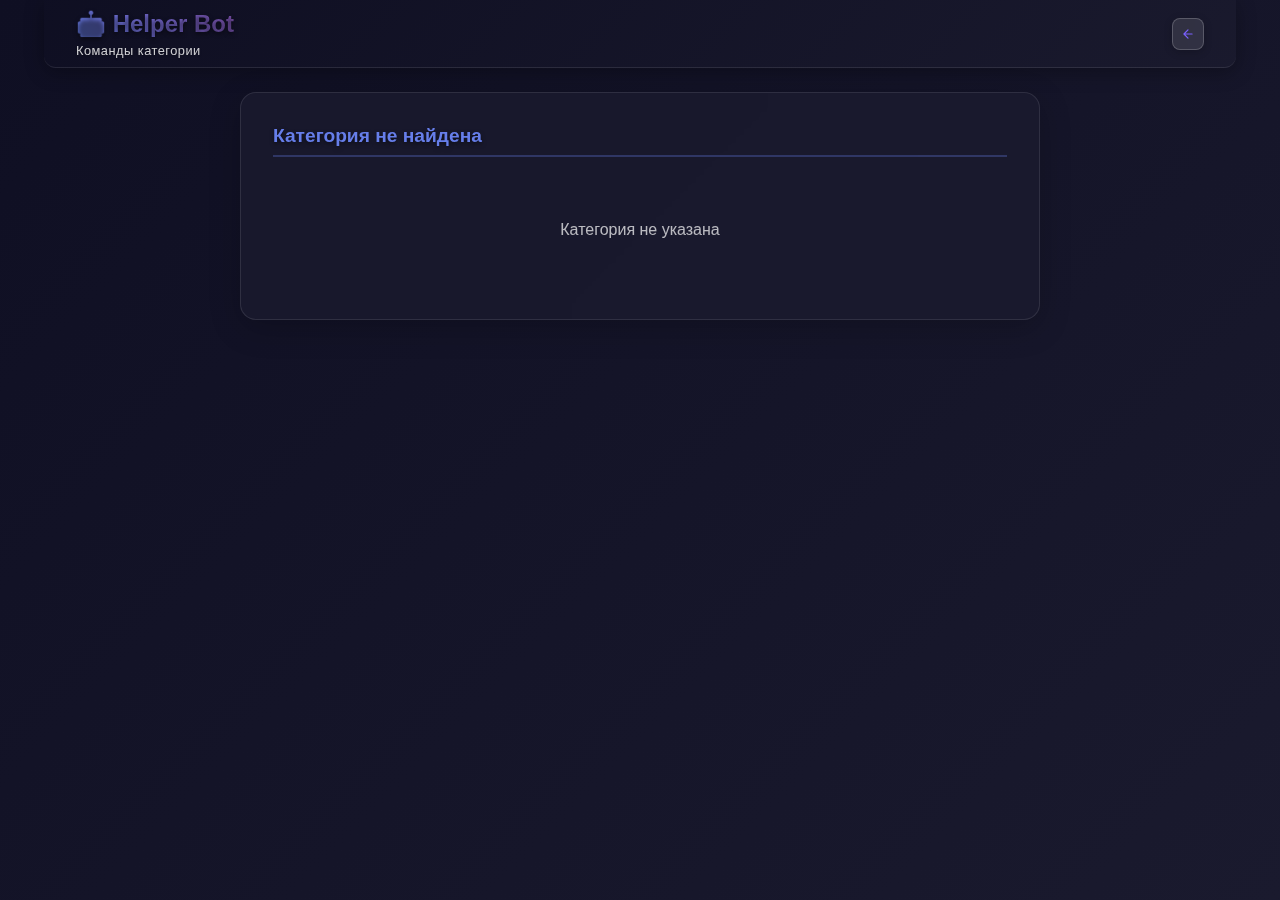
<file: mini_app/category_commands.html>
<!DOCTYPE html>
<html lang="ru">
<head>
    <meta charset="UTF-8">
    <meta name="viewport" content="width=device-width, initial-scale=1.0">
    <title>Команды категории - Helper Bot</title>
    <link rel="stylesheet" href="styles.css">
    <script>
        // Проверка на мобильное устройство
        function isMobileDevice() {
            return /Android|webOS|iPhone|iPad|iPod|BlackBerry|IEMobile|Opera Mini/i.test(navigator.userAgent) ||
                   window.innerWidth <= 768;
        }
        
        // Перенаправление на 404.html для мобильных устройств
        if (isMobileDevice()) {
            window.location.href = '404.html';
        }
    </script>
</head>
<body>
    <div class="app-container">
        <!-- Header -->
        <header class="header">
            <div class="header-content">
                <div class="logo-section">
                    <h1 class="logo">🤖 Helper Bot</h1>
                    <p class="subtitle" id="categoryTitle">Команды категории</p>
                </div>
                <div class="header-actions">
                    <a href="categories.html" class="btn-icon" title="Назад">
                        <svg width="14" height="14" viewBox="0 0 24 24" fill="none" xmlns="http://www.w3.org/2000/svg">
                            <path d="M19 12H5M12 19L5 12L12 5" stroke="#7B61FF" stroke-width="2" stroke-linecap="round" stroke-linejoin="round"/>
                        </svg>
                    </a>
                </div>
            </div>
        </header>

        <!-- Main Content -->
        <main class="main-content">
            <div class="content-section">
                <div class="content-container">
                    <h3 id="categoryName">Загрузка...</h3>
                    <div id="categoryCommandsList" class="commands-list">
                        <div class="loading">Загрузка команд...</div>
                    </div>
                </div>
            </div>
        </main>
    </div>

    <script>
        // Получаем параметр категории из URL
        function getCategoryFromURL() {
            const urlParams = new URLSearchParams(window.location.search);
            return urlParams.get('category');
        }

        // Загрузка команд категории
        async function loadCategoryCommands() {
            const category = getCategoryFromURL();
            
            if (!category) {
                document.getElementById('categoryName').textContent = 'Категория не найдена';
                document.getElementById('categoryCommandsList').innerHTML = 
                    '<div class="no-results">Категория не указана</div>';
                return;
            }

            // Обновляем заголовки
            document.getElementById('categoryTitle').textContent = `Команды: ${category}`;
            document.getElementById('categoryName').textContent = `📁 ${category}`;

            try {
                const response = await fetch('commands.json');
                const commands = await response.json();
                
                const categoryCommands = commands.filter(cmd => cmd.category === category);
                const commandsList = document.getElementById('categoryCommandsList');
                
                if (categoryCommands.length === 0) {
                    commandsList.innerHTML = '<div class="no-results">Команды не найдены в этой категории</div>';
                    return;
                }
                
                // Обернем команды в grid контейнер
                commandsList.innerHTML = `<div class="commands-grid">${categoryCommands.map(cmd => `
                    <div class="command-item" data-command="${cmd.command.replace(/"/g, '&quot;')}">
                        <div class="command-name">${cmd.command}</div>
                        <div class="command-desc">${cmd.description}</div>
                    </div>
                `).join('')}</div>`;
                
                // Добавляем обработчики копирования на всю карточку
                commandsList.querySelectorAll('.command-item').forEach(el => {
                    el.addEventListener('click', function() {
                        copyCommandToClipboard(this.dataset.command);
                    });
                });
                
            } catch (error) {
                console.error('Ошибка загрузки команд:', error);
                document.getElementById('categoryCommandsList').innerHTML = 
                    '<div class="no-results">Ошибка загрузки команд</div>';
            }
        }

        // Функция копирования
        function copyCommandToClipboard(command) {
            if (navigator.clipboard) {
                navigator.clipboard.writeText(command).then(() => {
                    showCommandNotification('Команда скопирована!');
                }).catch(() => {
                    fallbackCopyCommand(command);
                });
            } else {
                fallbackCopyCommand(command);
            }
        }
        function fallbackCopyCommand(command) {
            const textArea = document.createElement('textarea');
            textArea.value = command;
            document.body.appendChild(textArea);
            textArea.select();
            try {
                document.execCommand('copy');
                showCommandNotification('Команда скопирована!');
            } catch (err) {
                showCommandNotification('Ошибка копирования');
            }
            document.body.removeChild(textArea);
        }
        function showCommandNotification(message) {
            const notification = document.createElement('div');
            notification.style.cssText = `
                position: fixed; top: 20px; right: 20px; background: #7B61FF; color: #fff;
                padding: 12px 20px; border-radius: 8px; z-index: 1000; font-weight: 500;
                box-shadow: 0 4px 16px rgba(123, 97, 255, 0.3);
            `;
            notification.textContent = message;
            document.body.appendChild(notification);
            setTimeout(() => {
                notification.remove();
            }, 2000);
        }
        // Загружаем команды при загрузке страницы
        document.addEventListener('DOMContentLoaded', loadCategoryCommands);
    </script>
</body>
</html>
</file>
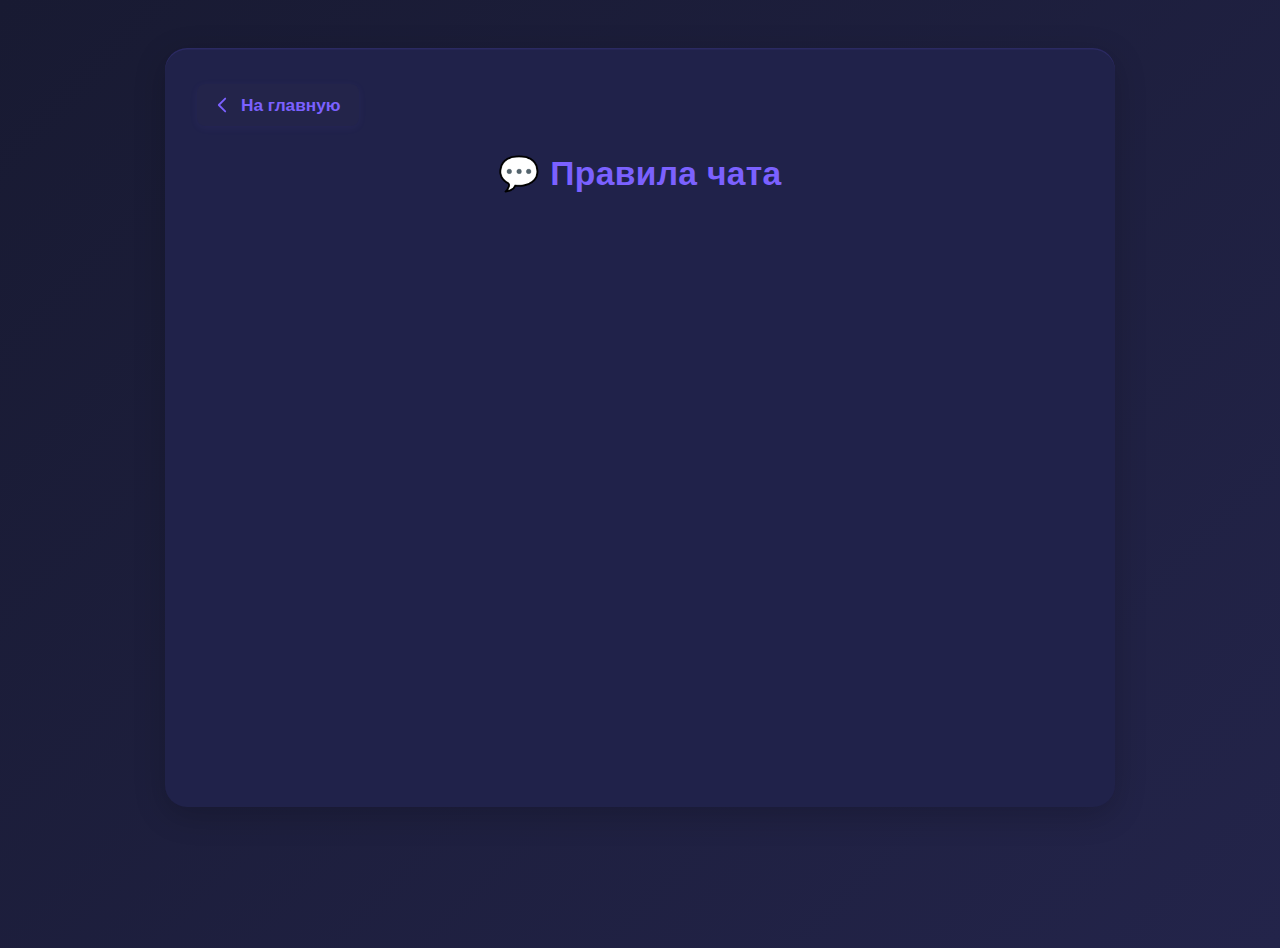
<file: mini_app/chat_rules.html>
<!DOCTYPE html>
<html lang="ru">
<head>
    <meta charset="UTF-8">
    <meta name="viewport" content="width=device-width, initial-scale=1.0">
    <title>Правила чата | Helper Bot</title>
    <link rel="stylesheet" href="styles.css">
    <style>
        body { background: linear-gradient(135deg, #181a32 0%, #23244a 100%); color: #fff; font-family: 'Inter', sans-serif; }
        .container { max-width: 950px; margin: 48px auto 40px auto; padding: 36px 32px 32px 32px; background: #20224a; border-radius: 22px; box-shadow: 0 8px 32px #0003, 0 1.5px 0 #7B61FF22 inset; }
        .rules-grid { display: grid; grid-template-columns: repeat(auto-fit, minmax(280px, 1fr)); gap: 28px; margin-top: 36px; }
        .rule-category { background: #23244a; border-radius: 18px; box-shadow: 0 2px 12px rgba(123, 97, 255, 0.10); padding: 24px 28px; opacity: 0; transform: translateY(20px); animation: fadeInUp 0.5s forwards; transition: box-shadow 0.2s, transform 0.2s; }
        .rule-category:hover { box-shadow: 0 8px 32px #7B61FF33, 0 1.5px 0 #7B61FF22 inset; transform: translateY(-2px) scale(1.025); }
        .rule-category-title { font-weight: 700; font-size: 1.13em; color: #7B61FF; margin-bottom: 16px; letter-spacing: 0.01em; display: flex; align-items: center; gap: 8px; }
        .rule-category-title svg { width: 20px; height: 20px; }
        .rule-list { display: flex; flex-direction: column; gap: 12px; }
        .rule-item { background: #2a2c5a; border-radius: 12px; padding: 16px 20px; font-size: 0.95em; color: #e0e0f0; line-height: 1.5; border-left: 3px solid #7B61FF; }
        .rule-item.forbidden { border-left-color: #ff6b6b; }
        .rule-item.allowed { border-left-color: #51cf66; }
        h1 { color: #7B61FF; text-align: center; margin-bottom: 38px; font-size: 2.1em; letter-spacing: 0.01em; }
        .back-link { display: inline-flex; align-items: center; gap: 8px; margin-bottom: 28px; color: #7B61FF; text-decoration: none; font-weight: 600; font-size: 1.08em; background: #23244a; border-radius: 8px; padding: 10px 18px 10px 14px; box-shadow: 0 2px 8px #7B61FF11; transition: background 0.18s, color 0.18s, box-shadow 0.18s; border: none; outline: none; }
        .back-link svg { width: 22px; height: 22px; vertical-align: middle; }
        .back-link:hover { background: #7B61FF; color: #fff; box-shadow: 0 4px 16px #7B61FF33; }
        @keyframes fadeInUp { to { opacity: 1; transform: none; } }
    </style>
</head>
<body>
    <div class="container">
        <a href="index.html" class="back-link">
            <svg fill="none" viewBox="0 0 24 24"><path d="M15.5 19l-7-7 7-7" stroke="currentColor" stroke-width="2" stroke-linecap="round" stroke-linejoin="round"/></svg>
            На главную
        </a>
        <h1>💬 Правила чата</h1>
        <div id="rulesList" class="rules-grid"></div>
    </div>
    <script>
    // Загружаем данные из support_chat_rules.json
    fetch('support_chat_rules.json')
        .then(response => response.json())
        .then(data => {
            const list = document.getElementById('rulesList');
            Object.entries(data).forEach(([category, rules], i) => {
                const card = document.createElement('div');
                card.className = 'rule-category';
                card.style.animationDelay = (i * 0.04) + 's';
                const isForbidden = category === 'Запрещается';
                const icon = isForbidden ? '❌' : '✅';
                const iconSvg = isForbidden ? 
                    '<svg fill="none" viewBox="0 0 24 24"><circle cx="12" cy="12" r="10" stroke="currentColor" stroke-width="2"/><line x1="15" y1="9" x2="9" y2="15" stroke="currentColor" stroke-width="2"/><line x1="9" y1="9" x2="15" y2="15" stroke="currentColor" stroke-width="2"/></svg>' :
                    '<svg fill="none" viewBox="0 0 24 24"><path d="M20 6L9 17l-5-5" stroke="currentColor" stroke-width="2" stroke-linecap="round" stroke-linejoin="round"/></svg>';
                card.innerHTML = `
                    <div class="rule-category-title">
                        ${iconSvg}
                        ${category}
                    </div>
                    <div class="rule-list">
                        ${rules.map(rule => `<div class="rule-item ${isForbidden ? 'forbidden' : 'allowed'}">${rule}</div>`).join('')}
                    </div>
                `;
                list.appendChild(card);
            });
        })
        .catch(error => {
            console.error('Ошибка загрузки правил чата:', error);
            document.getElementById('rulesList').innerHTML = '<div style="color: #ff6b6b; text-align: center; padding: 40px;">Ошибка загрузки данных</div>';
        });
    </script>
</body>
</html>
</file>
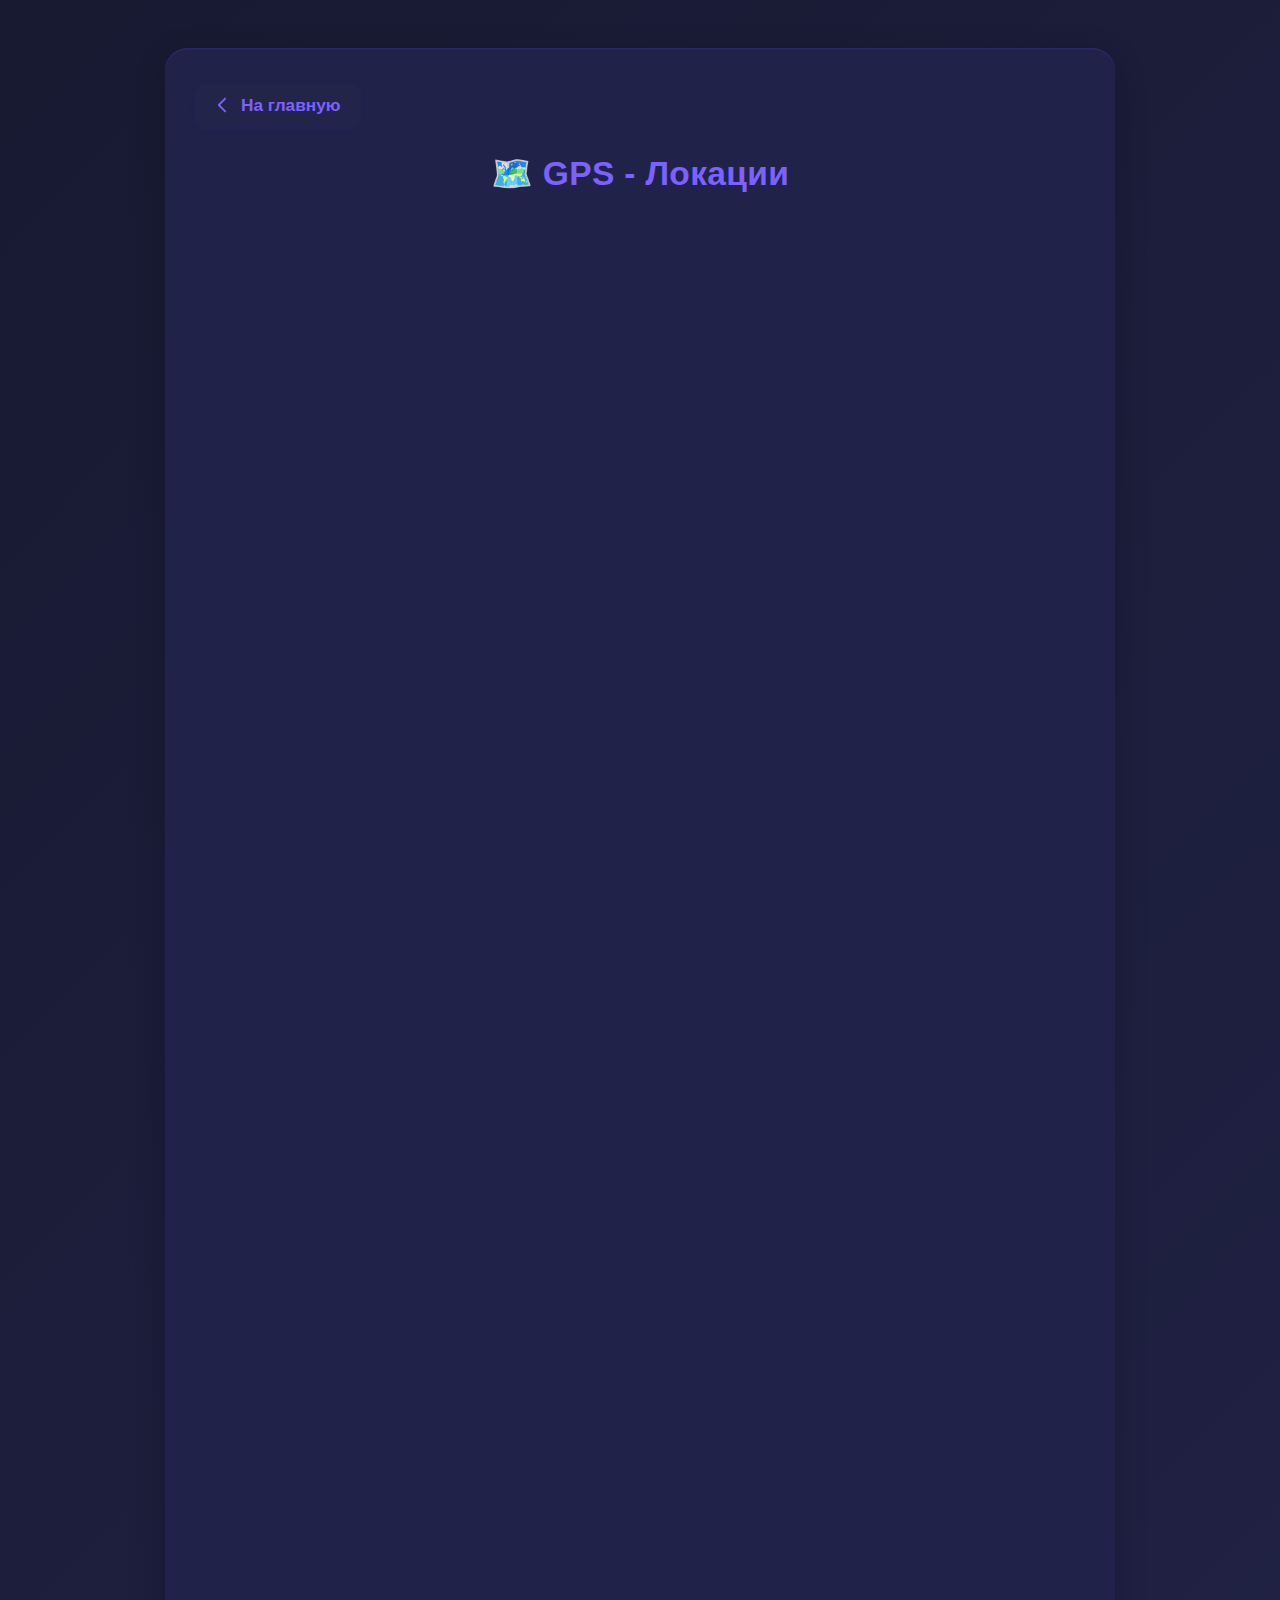
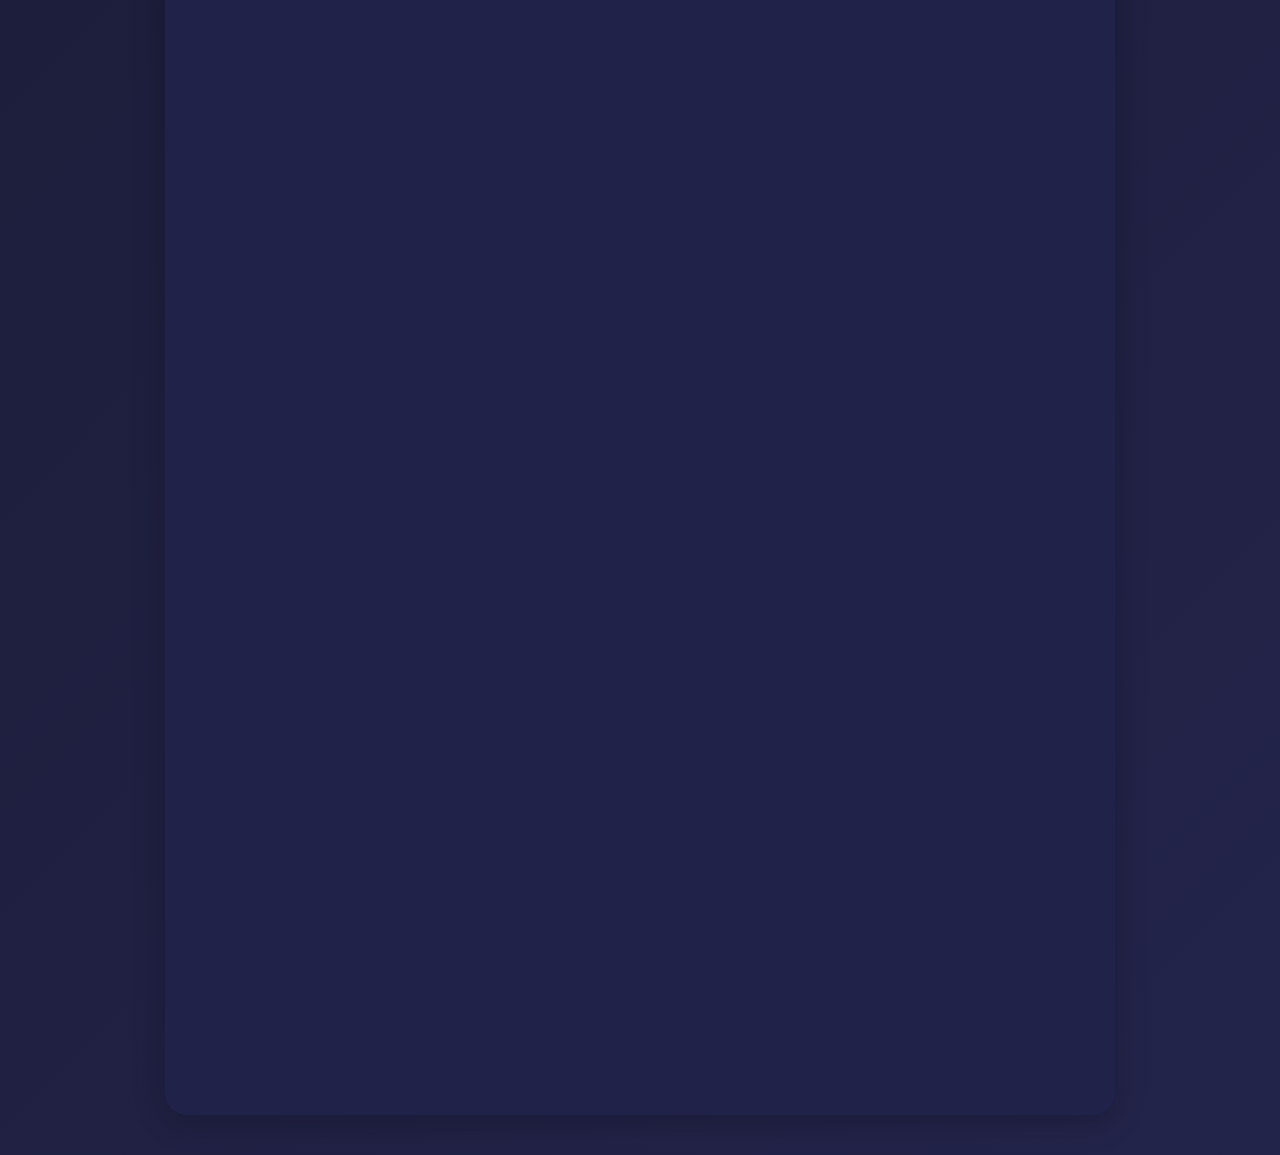
<file: mini_app/gps.html>
<!DOCTYPE html>
<html lang="ru">
<head>
    <meta charset="UTF-8">
    <meta name="viewport" content="width=device-width, initial-scale=1.0">
    <title>GPS | Helper Bot</title>
    <link rel="stylesheet" href="styles.css">
    <script>
        // Проверка на мобильное устройство
        function isMobileDevice() {
            return /Android|webOS|iPhone|iPad|iPod|BlackBerry|IEMobile|Opera Mini/i.test(navigator.userAgent) ||
                   window.innerWidth <= 768;
        }
        
        // Перенаправление на 404.html для мобильных устройств
        if (isMobileDevice()) {
            window.location.href = '404.html';
        }
    </script>
    <style>
        body { background: linear-gradient(135deg, #181a32 0%, #23244a 100%); color: #fff; font-family: 'Inter', sans-serif; }
        .container { max-width: 950px; margin: 48px auto 40px auto; padding: 36px 32px 32px 32px; background: #20224a; border-radius: 22px; box-shadow: 0 8px 32px #0003, 0 1.5px 0 #7B61FF22 inset; }
        .gps-grid { display: grid; grid-template-columns: repeat(auto-fit, minmax(280px, 1fr)); gap: 28px; margin-top: 36px; }
        .gps-category { background: #23244a; border-radius: 18px; box-shadow: 0 2px 12px rgba(123, 97, 255, 0.10); padding: 24px 28px; opacity: 0; transform: translateY(20px); animation: fadeInUp 0.5s forwards; transition: box-shadow 0.2s, transform 0.2s; }
        .gps-category:hover { box-shadow: 0 8px 32px #7B61FF33, 0 1.5px 0 #7B61FF22 inset; transform: translateY(-2px) scale(1.025); }
        .gps-category-title { font-weight: 700; font-size: 1.13em; color: #7B61FF; margin-bottom: 16px; letter-spacing: 0.01em; display: flex; align-items: center; gap: 8px; }
        .gps-category-title svg { width: 20px; height: 20px; }
        .gps-locations { display: flex; flex-wrap: wrap; gap: 8px; }
        .gps-location { background: #2a2c5a; border-radius: 8px; padding: 8px 12px; font-size: 0.9em; color: #e0e0f0; cursor: pointer; transition: background 0.2s; }
        .gps-location:hover { background: #7B61FF; color: #fff; }
        h1 { color: #7B61FF; text-align: center; margin-bottom: 38px; font-size: 2.1em; letter-spacing: 0.01em; }
        .back-link { display: inline-flex; align-items: center; gap: 8px; margin-bottom: 28px; color: #7B61FF; text-decoration: none; font-weight: 600; font-size: 1.08em; background: #23244a; border-radius: 8px; padding: 10px 18px 10px 14px; box-shadow: 0 2px 8px #7B61FF11; transition: background 0.18s, color 0.18s, box-shadow 0.18s; border: none; outline: none; }
        .back-link svg { width: 22px; height: 22px; vertical-align: middle; }
        .back-link:hover { background: #7B61FF; color: #fff; box-shadow: 0 4px 16px #7B61FF33; }
        @keyframes fadeInUp { to { opacity: 1; transform: none; } }
    </style>
</head>
<body>
    <div class="container">
        <a href="index.html" class="back-link">
            <svg fill="none" viewBox="0 0 24 24"><path d="M15.5 19l-7-7 7-7" stroke="currentColor" stroke-width="2" stroke-linecap="round" stroke-linejoin="round"/></svg>
            На главную
        </a>
        <h1>🗺️ GPS - Локации</h1>
        <div id="gpsList" class="gps-grid"></div>
    </div>
    <script>
    // Загружаем данные из gps.json
    fetch('gps.json')
        .then(response => response.json())
        .then(data => {
            const list = document.getElementById('gpsList');
            Object.entries(data).forEach(([category, locations], i) => {
                const card = document.createElement('div');
                card.className = 'gps-category';
                card.style.animationDelay = (i * 0.04) + 's';
                card.innerHTML = `
                    <div class="gps-category-title">
                        <svg fill="none" viewBox="0 0 24 24"><circle cx="12" cy="12" r="10" stroke="currentColor" stroke-width="2"/><circle cx="12" cy="12" r="3" stroke="currentColor" stroke-width="2"/></svg>
                        ${category}
                    </div>
                    <div class="gps-locations">
                        ${locations.map(location => `<div class="gps-location" onclick="copyToClipboard('${category.replace(/'/g, "\\'")}', '${location.replace(/'/g, "\\'")}')">${location}</div>`).join('')}
                    </div>
                `;
                list.appendChild(card);
            });
        })
        .catch(error => {
            console.error('Ошибка загрузки GPS:', error);
            document.getElementById('gpsList').innerHTML = '<div style="color: #ff6b6b; text-align: center; padding: 40px;">Ошибка загрузки данных</div>';
        });
    
    function copyToClipboard(category, location) {
        const text = `/gps - ${category} - ${location}`;
        if (navigator.clipboard) {
            navigator.clipboard.writeText(text).then(() => {
                showNotification(`Локация \"${location}\" скопирована!`);
            }).catch(() => {
                fallbackCopyToClipboard(text, location);
            });
        } else {
            fallbackCopyToClipboard(text, location);
        }
    }
    
    function fallbackCopyToClipboard(text, location) {
        const textArea = document.createElement('textarea');
        textArea.value = text;
        document.body.appendChild(textArea);
        textArea.select();
        try {
            document.execCommand('copy');
            showNotification(`Локация \"${location}\" скопирована!`);
        } catch (err) {
            showNotification('Ошибка копирования');
        }
        document.body.removeChild(textArea);
    }
    
    function showNotification(message) {
        const notification = document.createElement('div');
        notification.style.cssText = `
            position: fixed; top: 20px; right: 20px; background: #7B61FF; color: #fff; 
            padding: 12px 20px; border-radius: 8px; z-index: 1000; font-weight: 500;
            box-shadow: 0 4px 16px rgba(123, 97, 255, 0.3);
        `;
        notification.textContent = message;
        document.body.appendChild(notification);
        setTimeout(() => {
            notification.remove();
        }, 2000);
    }
    </script>
</body>
</html>
</file>
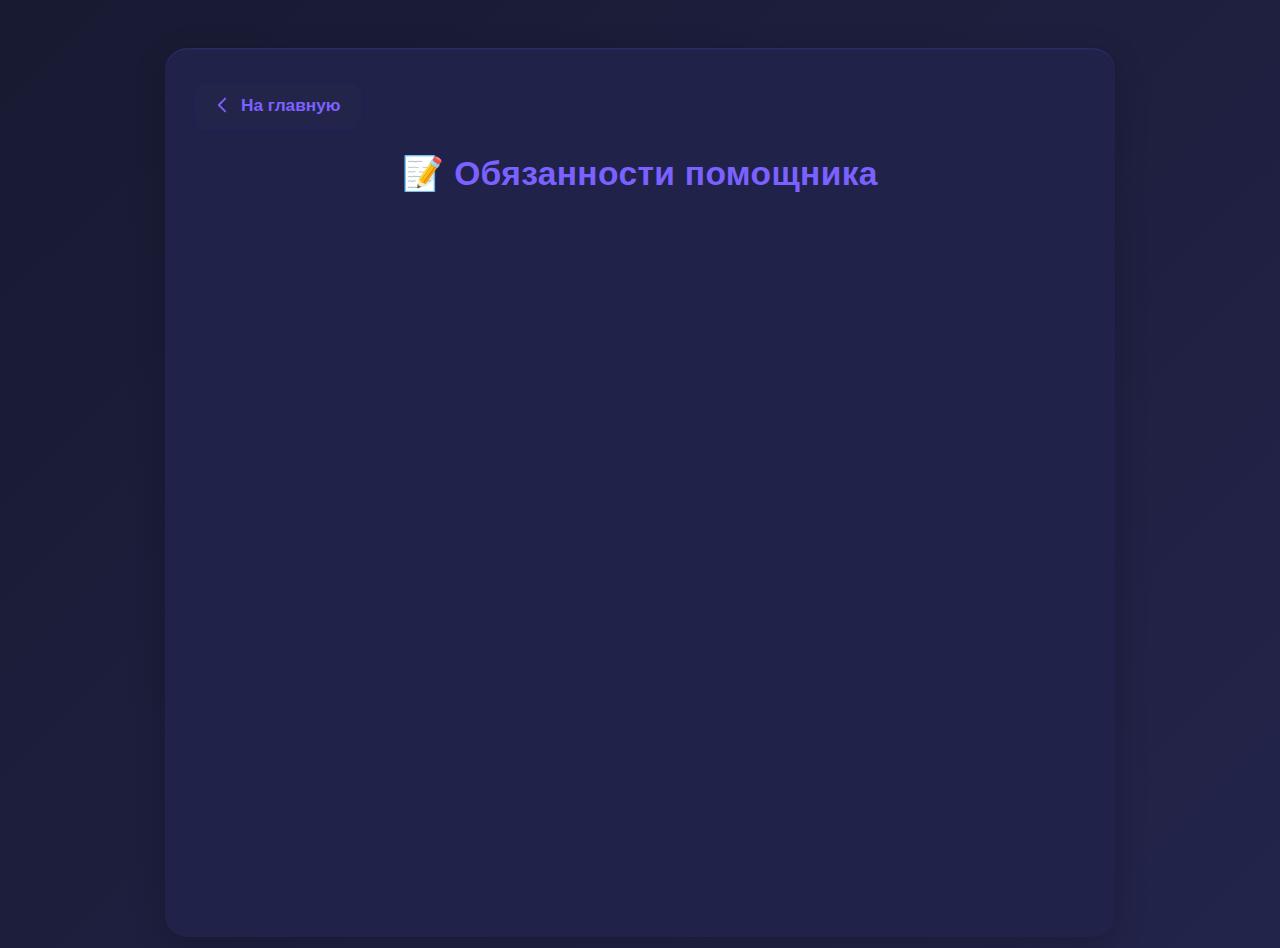
<file: mini_app/helper_duties.html>
<!DOCTYPE html>
<html lang="ru">
<head>
    <meta charset="UTF-8">
    <meta name="viewport" content="width=device-width, initial-scale=1.0">
    <title>Обязанности помощника | Helper Bot</title>
    <link rel="stylesheet" href="styles.css">
    <script>
        // Проверка на мобильное устройство
        function isMobileDevice() {
            return /Android|webOS|iPhone|iPad|iPod|BlackBerry|IEMobile|Opera Mini/i.test(navigator.userAgent) ||
                   window.innerWidth <= 768;
        }
        // Перенаправление на 404.html для мобильных устройств
        if (isMobileDevice()) {
            window.location.href = '404.html';
        }
    </script>
    <style>
        body { background: linear-gradient(135deg, #181a32 0%, #23244a 100%); color: #fff; font-family: 'Inter', sans-serif; }
        .container { max-width: 950px; margin: 48px auto 40px auto; padding: 36px 32px 32px 32px; background: #20224a; border-radius: 22px; box-shadow: 0 8px 32px #0003, 0 1.5px 0 #7B61FF22 inset; }
        .duties-grid { display: grid; grid-template-columns: repeat(auto-fit, minmax(280px, 1fr)); gap: 28px; margin-top: 36px; }
        .duty-category { background: #23244a; border-radius: 18px; box-shadow: 0 2px 12px rgba(123, 97, 255, 0.10); padding: 24px 28px; opacity: 0; transform: translateY(20px); animation: fadeInUp 0.5s forwards; transition: box-shadow 0.2s, transform 0.2s; }
        .duty-category:hover { box-shadow: 0 8px 32px #7B61FF33, 0 1.5px 0 #7B61FF22 inset; transform: translateY(-2px) scale(1.025); }
        .duty-category-title { font-weight: 700; font-size: 1.13em; color: #7B61FF; margin-bottom: 16px; letter-spacing: 0.01em; display: flex; align-items: center; gap: 8px; }
        .duty-category-title svg { width: 20px; height: 20px; }
        .duty-list { display: flex; flex-direction: column; gap: 12px; }
        .duty-item { background: #2a2c5a; border-radius: 12px; padding: 16px 20px; font-size: 0.95em; color: #e0e0f0; line-height: 1.5; border-left: 3px solid #7B61FF; }
        h1 { color: #7B61FF; text-align: center; margin-bottom: 38px; font-size: 2.1em; letter-spacing: 0.01em; }
        .back-link { display: inline-flex; align-items: center; gap: 8px; margin-bottom: 28px; color: #7B61FF; text-decoration: none; font-weight: 600; font-size: 1.08em; background: #23244a; border-radius: 8px; padding: 10px 18px 10px 14px; box-shadow: 0 2px 8px #7B61FF11; transition: background 0.18s, color 0.18s, box-shadow 0.18s; border: none; outline: none; }
        .back-link svg { width: 22px; height: 22px; vertical-align: middle; }
        .back-link:hover { background: #7B61FF; color: #fff; box-shadow: 0 4px 16px #7B61FF33; }
        @keyframes fadeInUp { to { opacity: 1; transform: none; } }
    </style>
</head>
<body>
    <div class="container">
        <a href="index.html" class="back-link">
            <svg fill="none" viewBox="0 0 24 24"><path d="M15.5 19l-7-7 7-7" stroke="currentColor" stroke-width="2" stroke-linecap="round" stroke-linejoin="round"/></svg>
            На главную
        </a>
        <h1>📝 Обязанности помощника</h1>
        <div id="dutiesList" class="duties-grid"></div>
    </div>
    <script>
    // Загружаем данные из helper_duties.json
    fetch('helper_duties.json')
        .then(response => response.json())
        .then(data => {
            const list = document.getElementById('dutiesList');
            Object.entries(data).forEach(([category, duties], i) => {
                const card = document.createElement('div');
                card.className = 'duty-category';
                card.style.animationDelay = (i * 0.04) + 's';
                card.innerHTML = `
                    <div class="duty-category-title">
                        <svg fill="none" viewBox="0 0 24 24"><rect x="4" y="4" width="16" height="16" rx="2" stroke="currentColor" stroke-width="2"/><path d="M8 8h8v8H8z" stroke="currentColor" stroke-width="2"/></svg>
                        ${category}
                    </div>
                    <div class="duty-list">
                        ${duties.map(duty => `<div class="duty-item">${duty}</div>`).join('')}
                    </div>
                `;
                list.appendChild(card);
            });
        })
        .catch(error => {
            console.error('Ошибка загрузки обязанностей:', error);
            document.getElementById('dutiesList').innerHTML = '<div style="color: #ff6b6b; text-align: center; padding: 40px;">Ошибка загрузки данных</div>';
        });
    </script>
</body>
</html>
</file>
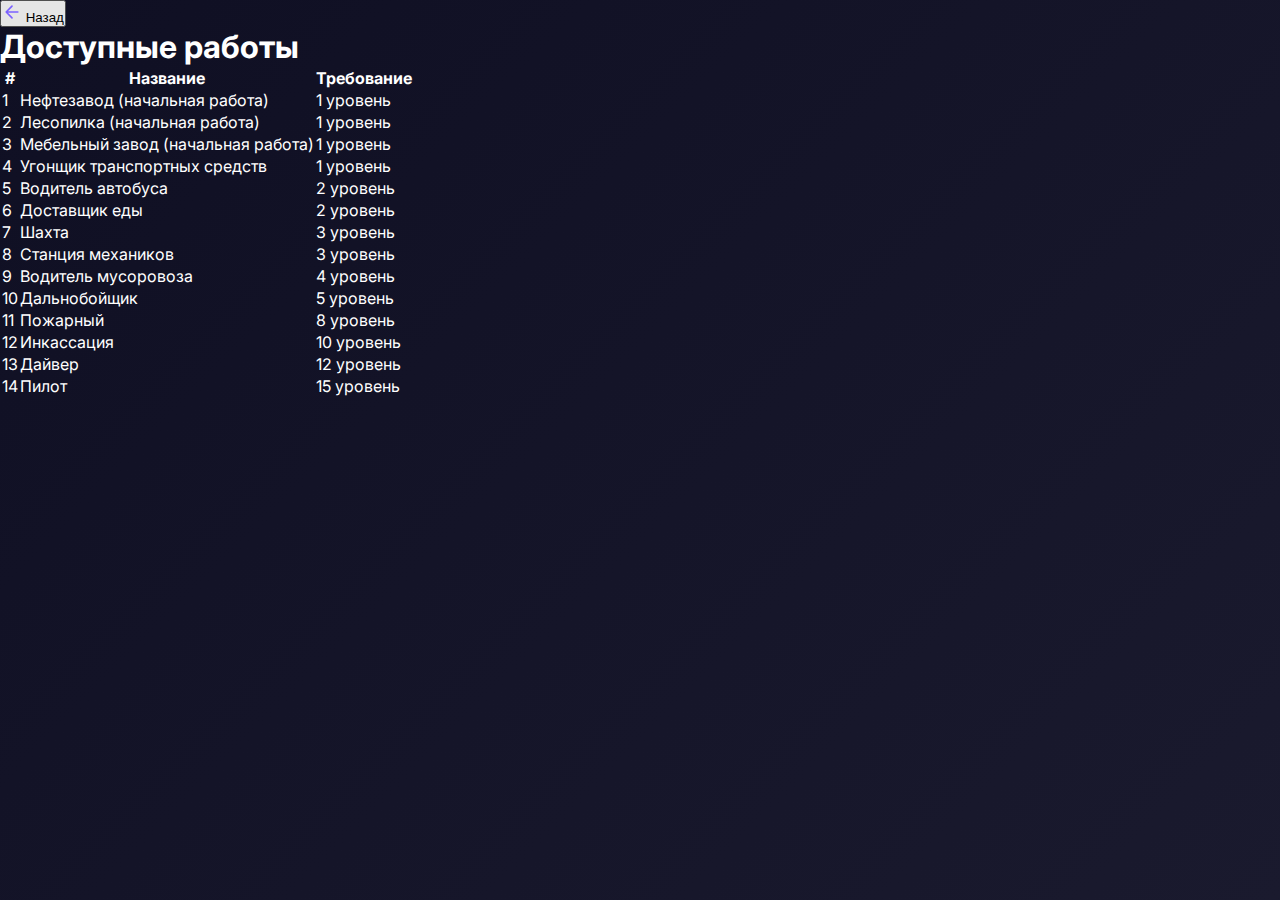
<file: mini_app/jobs.html>
<!DOCTYPE html>
<html lang="ru">
<head>
    <meta charset="UTF-8">
    <meta name="viewport" content="width=device-width, initial-scale=1.0">
    <title>Работы - Helper Bot</title>
    <link rel="stylesheet" href="styles.css">
    <link href="https://fonts.googleapis.com/css2?family=Inter:wght@300;400;500;600;700;800&display=swap" rel="stylesheet">
    <script>
        // Проверка на мобильное устройство
        function isMobileDevice() {
            return /Android|webOS|iPhone|iPad|iPod|BlackBerry|IEMobile|Opera Mini/i.test(navigator.userAgent) ||
                   window.innerWidth <= 768;
        }
        
        // Перенаправление на 404.html для мобильных устройств
        if (isMobileDevice()) {
            window.location.href = '404.html';
        }
    </script>
</head>
<body>
    <div class="ap-header">
        <button onclick="history.back()" class="ap-btn-back">
            <svg width="20" height="20" viewBox="0 0 24 24" fill="none" xmlns="http://www.w3.org/2000/svg">
                <path d="M19 12H5M12 19L5 12L12 5" stroke="#7B61FF" stroke-width="2" stroke-linecap="round" stroke-linejoin="round"/>
            </svg>
            <span>Назад</span>
        </button>
        <h1 class="ap-title">Доступные работы</h1>
    </div>
    <div class="jobs-table-container">
        <table class="jobs-table">
            <thead>
                <tr>
                    <th>#</th>
                    <th>Название</th>
                    <th>Требование</th>
                </tr>
            </thead>
            <tbody>
                <tr><td>1</td><td>Нефтезавод (начальная работа)</td><td>1 уровень</td></tr>
                <tr><td>2</td><td>Лесопилка (начальная работа)</td><td>1 уровень</td></tr>
                <tr><td>3</td><td>Мебельный завод (начальная работа)</td><td>1 уровень</td></tr>
                <tr><td>4</td><td>Угонщик транспортных средств</td><td>1 уровень</td></tr>
                <tr><td>5</td><td>Водитель автобуса</td><td>2 уровень</td></tr>
                <tr><td>6</td><td>Доставщик еды</td><td>2 уровень</td></tr>
                <tr><td>7</td><td>Шахта</td><td>3 уровень</td></tr>
                <tr><td>8</td><td>Станция механиков</td><td>3 уровень</td></tr>
                <tr><td>9</td><td>Водитель мусоровоза</td><td>4 уровень</td></tr>
                <tr><td>10</td><td>Дальнобойщик</td><td>5 уровень</td></tr>
                <tr><td>11</td><td>Пожарный</td><td>8 уровень</td></tr>
                <tr><td>12</td><td>Инкассация</td><td>10 уровень</td></tr>
                <tr><td>13</td><td>Дайвер</td><td>12 уровень</td></tr>
                <tr><td>14</td><td>Пилот</td><td>15 уровень</td></tr>
            </tbody>
        </table>
    </div>
</body>
</html>
</file>
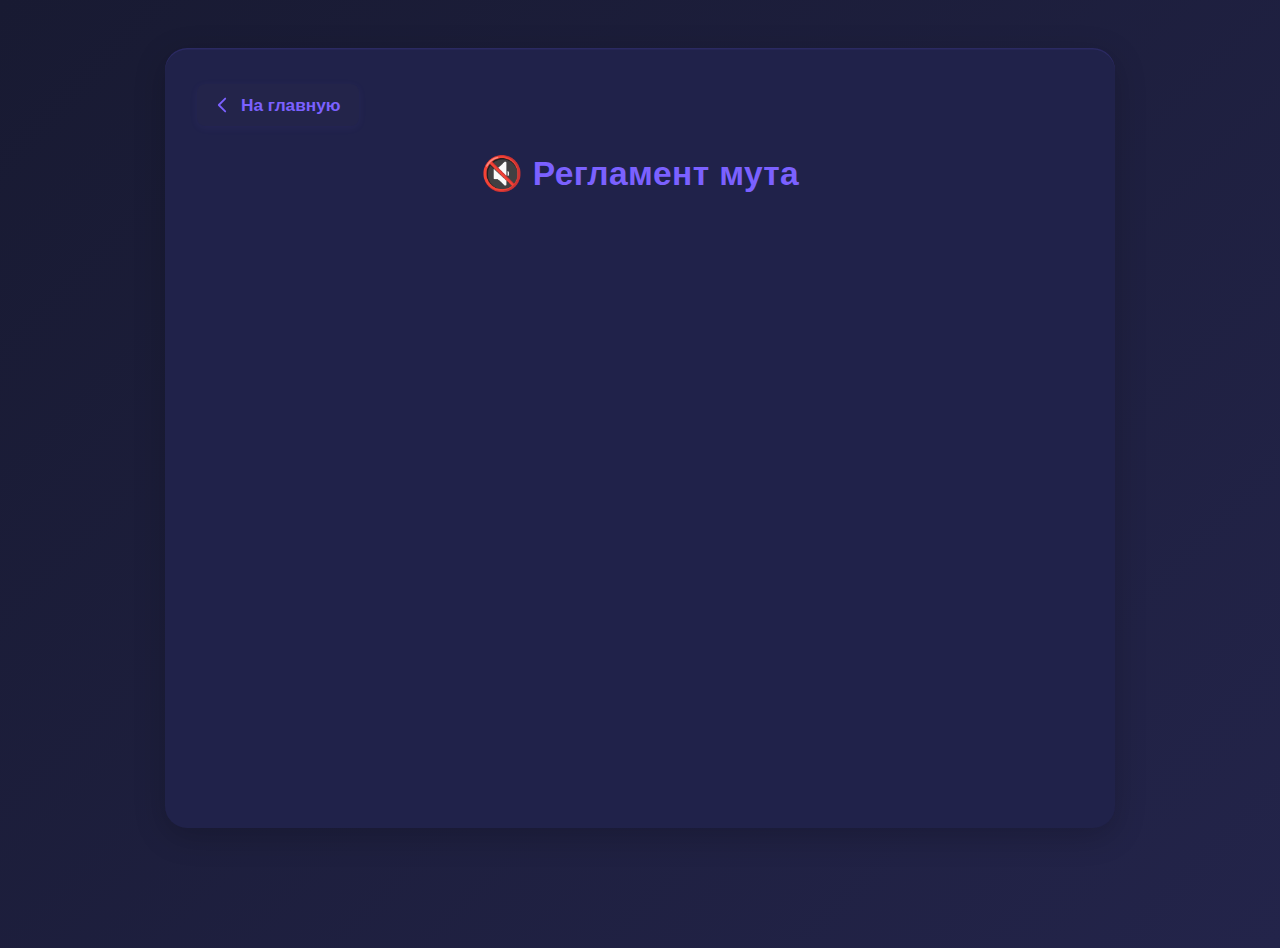
<file: mini_app/mute_rules.html>
<!DOCTYPE html>
<html lang="ru">
<head>
    <meta charset="UTF-8">
    <meta name="viewport" content="width=device-width, initial-scale=1.0">
    <title>Регламент мута | Helper Bot</title>
    <link rel="stylesheet" href="styles.css">
    <script>
        // Проверка на мобильное устройство
        function isMobileDevice() {
            return /Android|webOS|iPhone|iPad|iPod|BlackBerry|IEMobile|Opera Mini/i.test(navigator.userAgent) ||
                   window.innerWidth <= 768;
        }
        
        // Перенаправление на 404.html для мобильных устройств
        if (isMobileDevice()) {
            window.location.href = '404.html';
        }
    </script>
    <style>
        body { background: linear-gradient(135deg, #181a32 0%, #23244a 100%); color: #fff; font-family: 'Inter', sans-serif; }
        .container { max-width: 950px; margin: 48px auto 40px auto; padding: 36px 32px 32px 32px; background: #20224a; border-radius: 22px; box-shadow: 0 8px 32px #0003, 0 1.5px 0 #7B61FF22 inset; }
        .mute-grid { display: grid; grid-template-columns: repeat(auto-fit, minmax(280px, 1fr)); gap: 28px; margin-top: 36px; }
        .mute-rule { background: #23244a; border-radius: 18px; box-shadow: 0 2px 12px rgba(123, 97, 255, 0.10); padding: 24px 28px; opacity: 0; transform: translateY(20px); animation: fadeInUp 0.5s forwards; transition: box-shadow 0.2s, transform 0.2s; }
        .mute-rule:hover { box-shadow: 0 8px 32px #7B61FF33, 0 1.5px 0 #7B61FF22 inset; transform: translateY(-2px) scale(1.025); }
        .mute-rule-header { display: flex; align-items: center; gap: 12px; margin-bottom: 12px; }
        .mute-rule-number { background: #7B61FF; color: #fff; border-radius: 50%; width: 32px; height: 32px; display: flex; align-items: center; justify-content: center; font-weight: 700; font-size: 0.9em; }
        .mute-rule-title { font-weight: 700; font-size: 1.1em; color: #7B61FF; letter-spacing: 0.01em; }
        .mute-rule-description { background: #2a2c5a; border-radius: 12px; padding: 16px 20px; font-size: 0.95em; color: #e0e0f0; line-height: 1.5; border-left: 3px solid #ff6b6b; }
        h1 { color: #7B61FF; text-align: center; margin-bottom: 38px; font-size: 2.1em; letter-spacing: 0.01em; }
        .back-link { display: inline-flex; align-items: center; gap: 8px; margin-bottom: 28px; color: #7B61FF; text-decoration: none; font-weight: 600; font-size: 1.08em; background: #23244a; border-radius: 8px; padding: 10px 18px 10px 14px; box-shadow: 0 2px 8px #7B61FF11; transition: background 0.18s, color 0.18s, box-shadow 0.18s; border: none; outline: none; }
        .back-link svg { width: 22px; height: 22px; vertical-align: middle; }
        .back-link:hover { background: #7B61FF; color: #fff; box-shadow: 0 4px 16px #7B61FF33; }
        @keyframes fadeInUp { to { opacity: 1; transform: none; } }
    </style>
</head>
<body>
    <div class="container">
        <a href="index.html" class="back-link">
            <svg fill="none" viewBox="0 0 24 24"><path d="M15.5 19l-7-7 7-7" stroke="currentColor" stroke-width="2" stroke-linecap="round" stroke-linejoin="round"/></svg>
            На главную
        </a>
        <h1>🔇 Регламент мута</h1>
        <div id="muteList" class="mute-grid"></div>
    </div>
    <script>
    // Загружаем данные из hmute_rules.json
    fetch('hmute_rules.json')
        .then(response => response.json())
        .then(data => {
            const list = document.getElementById('muteList');
            Object.entries(data).forEach(([ruleNumber, description], i) => {
                const card = document.createElement('div');
                card.className = 'mute-rule';
                card.style.animationDelay = (i * 0.04) + 's';
                card.innerHTML = `
                    <div class="mute-rule-header">
                        <div class="mute-rule-number">${ruleNumber}</div>
                        <div class="mute-rule-title">Правило ${ruleNumber}</div>
                    </div>
                    <div class="mute-rule-description">${description}</div>
                `;
                list.appendChild(card);
            });
        })
        .catch(error => {
            console.error('Ошибка загрузки регламента мута:', error);
            document.getElementById('muteList').innerHTML = '<div style="color: #ff6b6b; text-align: center; padding: 40px;">Ошибка загрузки данных</div>';
        });
    </script>
</body>
</html>
</file>
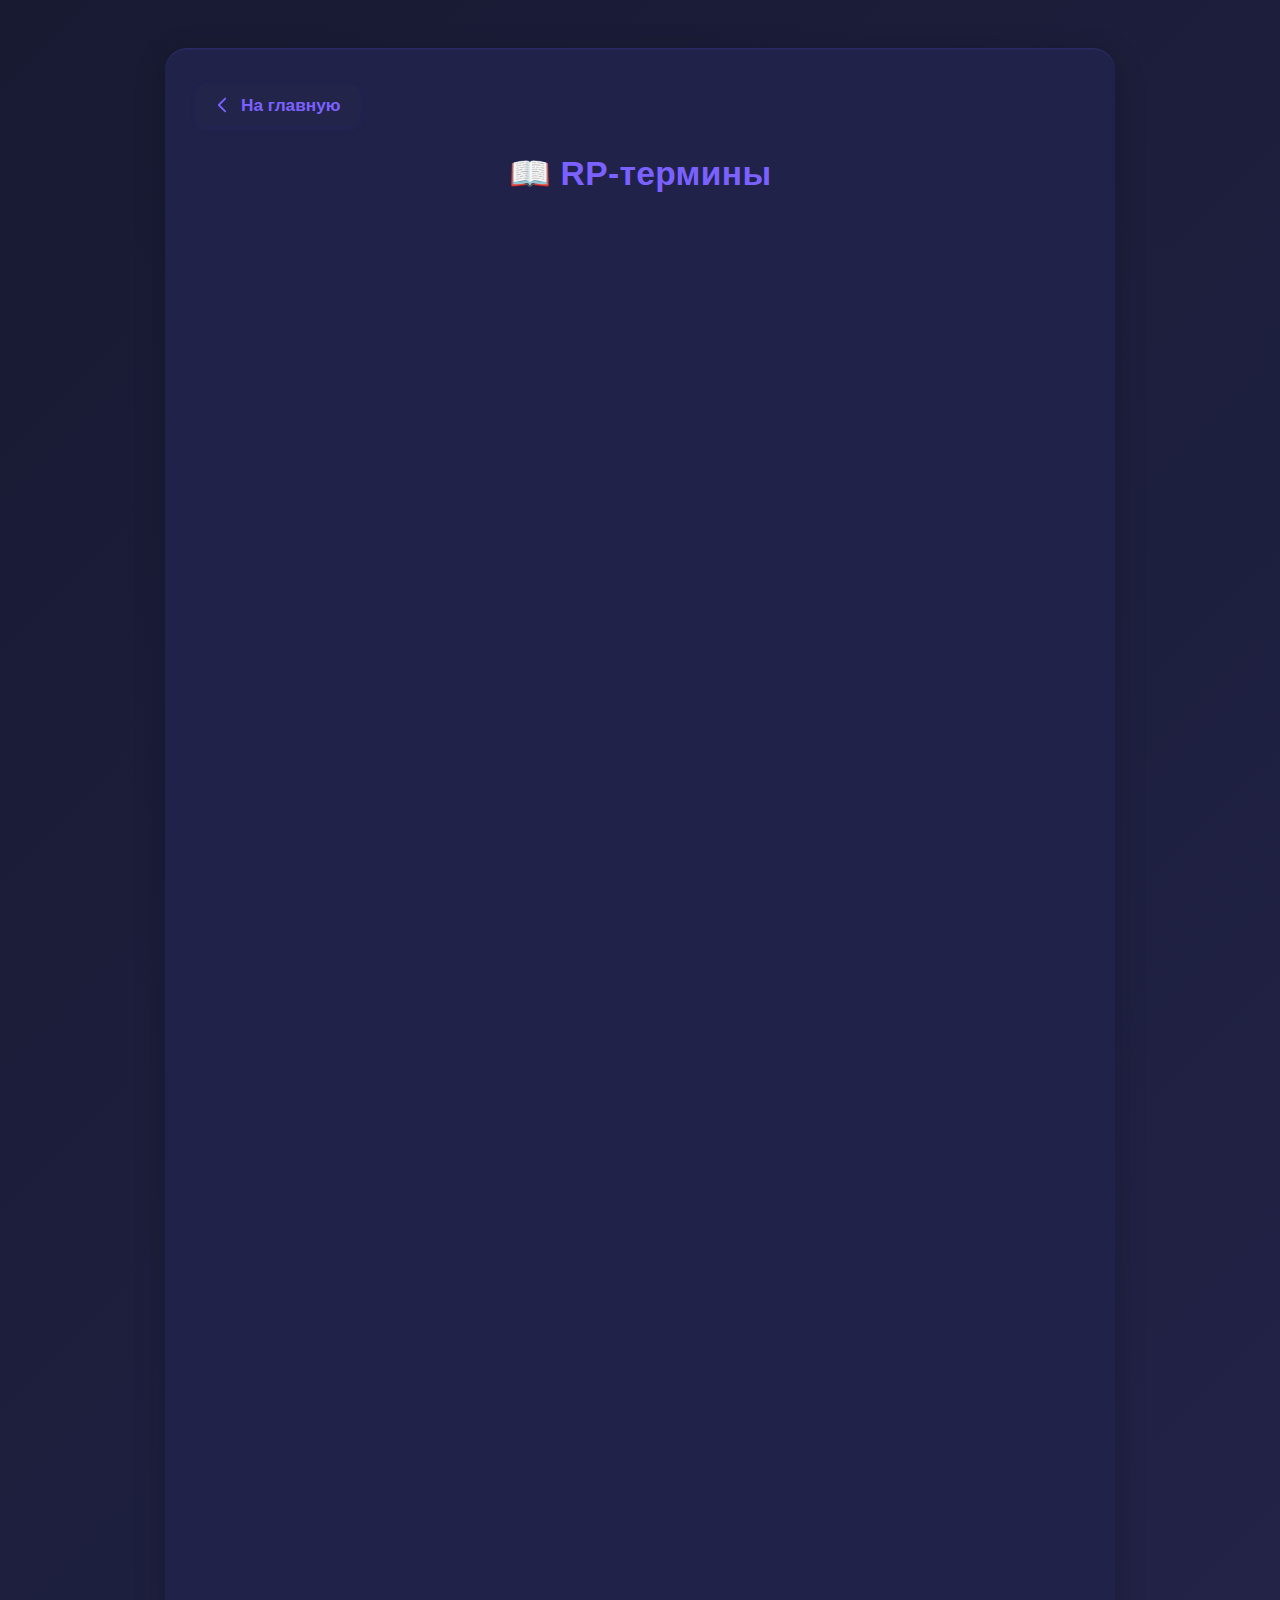
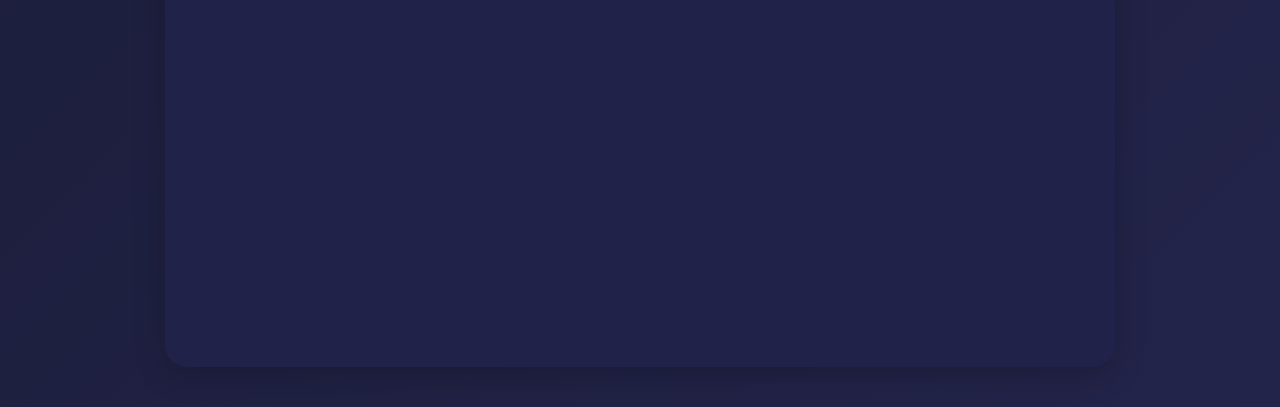
<file: mini_app/rp.html>
<!DOCTYPE html>
<html lang="ru">
<head>
    <meta charset="UTF-8">
    <meta name="viewport" content="width=device-width, initial-scale=1.0">
    <title>RP-термины | Helper Bot</title>
    <link rel="stylesheet" href="styles.css">
    <script>
        // Проверка на мобильное устройство
        function isMobileDevice() {
            return /Android|webOS|iPhone|iPad|iPod|BlackBerry|IEMobile|Opera Mini/i.test(navigator.userAgent) ||
                   window.innerWidth <= 768;
        }
        
        // Перенаправление на 404.html для мобильных устройств
        if (isMobileDevice()) {
            window.location.href = '404.html';
        }
    </script>
    <style>
        body { background: linear-gradient(135deg, #181a32 0%, #23244a 100%); color: #fff; font-family: 'Inter', sans-serif; }
        .container { max-width: 950px; margin: 48px auto 40px auto; padding: 36px 32px 32px 32px; background: #20224a; border-radius: 22px; box-shadow: 0 8px 32px #0003, 0 1.5px 0 #7B61FF22 inset; }
        .rp-grid { display: grid; grid-template-columns: repeat(auto-fit, minmax(260px, 1fr)); gap: 28px; margin-top: 36px; }
        .rp-term-card { background: #23244a; border-radius: 18px; box-shadow: 0 2px 12px rgba(123, 97, 255, 0.10); padding: 24px 28px; display: flex; align-items: flex-start; gap: 18px; opacity: 0; transform: translateY(20px); animation: fadeInUp 0.5s forwards; transition: box-shadow 0.2s, transform 0.2s; }
        .rp-term-card:hover { box-shadow: 0 8px 32px #7B61FF33, 0 1.5px 0 #7B61FF22 inset; transform: translateY(-2px) scale(1.025); }
        .rp-term-icon { flex-shrink: 0; width: 40px; height: 40px; display: flex; align-items: center; justify-content: center; font-size: 30px; background: #7b61ff22; border-radius: 50%; box-shadow: 0 2px 8px #7B61FF11; }
        .rp-term-content { flex: 1; }
        .rp-term-title { font-weight: 700; font-size: 1.13em; color: #7B61FF; margin-bottom: 6px; letter-spacing: 0.01em; }
        .rp-term-desc { color: #e0e0f0; font-size: 1em; }
        h1 { color: #7B61FF; text-align: center; margin-bottom: 38px; font-size: 2.1em; letter-spacing: 0.01em; }
        .back-link { display: inline-flex; align-items: center; gap: 8px; margin-bottom: 28px; color: #7B61FF; text-decoration: none; font-weight: 600; font-size: 1.08em; background: #23244a; border-radius: 8px; padding: 10px 18px 10px 14px; box-shadow: 0 2px 8px #7B61FF11; transition: background 0.18s, color 0.18s, box-shadow 0.18s; border: none; outline: none; }
        .back-link svg { width: 22px; height: 22px; vertical-align: middle; }
        .back-link:hover { background: #7B61FF; color: #fff; box-shadow: 0 4px 16px #7B61FF33; }
        @keyframes fadeInUp { to { opacity: 1; transform: none; } }
    </style>
</head>
<body>
    <div class="container">
        <a href="index.html" class="back-link">
            <svg fill="none" viewBox="0 0 24 24"><path d="M15.5 19l-7-7 7-7" stroke="currentColor" stroke-width="2" stroke-linecap="round" stroke-linejoin="round"/></svg>
            На главную
        </a>
        <h1>📖 RP-термины</h1>
        <div id="rpTermsList" class="rp-grid"></div>
    </div>
    <script>
    // Загружаем данные из rp_terms.json
    fetch('rp_terms.json')
        .then(response => response.json())
        .then(data => {
            const list = document.getElementById('rpTermsList');
            Object.entries(data).forEach(([term, description], i) => {
                const card = document.createElement('div');
                card.className = 'rp-term-card';
                card.style.animationDelay = (i * 0.04) + 's';
                card.innerHTML = `<div class='rp-term-icon'>📖</div><div class='rp-term-content'><div class='rp-term-title'>${term}</div><div class='rp-term-desc'>${description}</div></div>`;
                list.appendChild(card);
            });
        })
        .catch(error => {
            console.error('Ошибка загрузки RP-терминов:', error);
            document.getElementById('rpTermsList').innerHTML = '<div style="color: #ff6b6b; text-align: center; padding: 40px;">Ошибка загрузки данных</div>';
        });
    </script>
</body>
</html>
</file>
<file: mini_app/styles.css>
/* Основные стили */
* {
    margin: 0;
    padding: 0;
    box-sizing: border-box;
}

body {
    font-family: 'Inter', -apple-system, BlinkMacSystemFont, 'Segoe UI', Roboto, sans-serif;
    background: linear-gradient(135deg, #0f0f23 0%, #1a1a2e 25%, #16213e 50%, #0f3460 75%, #1a1a2e 100%);
    background-size: 400% 400%;
    animation: gradientShift 20s ease infinite;
    min-height: 100vh;
    color: #ffffff;
    overflow-x: hidden;
}

@keyframes gradientShift {
    0% { background-position: 0% 50%; }
    50% { background-position: 100% 50%; }
    100% { background-position: 0% 50%; }
}

/* Контейнер приложения */
.app-container {
    max-width: 1200px;
    margin: 0 auto;
    padding: 0;
    min-height: 100vh;
    display: flex;
    flex-direction: column;
}

/* Header */
.header {
    background: linear-gradient(135deg, rgba(15, 15, 35, 0.98) 0%, rgba(26, 26, 46, 0.98) 100%);
    backdrop-filter: blur(20px);
    border-bottom: 1px solid rgba(255, 255, 255, 0.1);
    position: sticky;
    top: 0;
    z-index: 100;
    padding: 0.6rem 0;
    box-shadow: 0 4px 20px rgba(0, 0, 0, 0.3);
    border-radius: 0 0 12px 12px;
    margin: 0 4px;
}



.header-content {
    max-width: 1200px;
    margin: 0 auto;
    padding: 0 2rem;
    display: flex;
    justify-content: space-between;
    align-items: center;
    position: relative;
    z-index: 1;
}

.logo-section {
    display: flex;
    flex-direction: column;
    gap: 2px;
}

.logo {
    font-size: 1.5rem;
    font-weight: 800;
    background: linear-gradient(45deg, #667eea, #764ba2);
    -webkit-background-clip: text;
    -webkit-text-fill-color: transparent;
    background-clip: text;
    margin-bottom: 0.2rem;
    text-shadow: 0 2px 4px rgba(0, 0, 0, 0.5);
}

.subtitle {
    font-size: 0.8rem;
    color: rgba(255, 255, 255, 0.8);
    font-weight: 400;
    margin: 0;
    text-shadow: 0 1px 2px rgba(0, 0, 0, 0.3);
    letter-spacing: 0.5px;
}

.header-actions {
    display: flex;
    gap: 0.75rem;
}

/* Уменьшенные кнопки в хедере */
.btn-icon {
    background: rgba(255, 255, 255, 0.1);
    border: 1px solid rgba(255, 255, 255, 0.2);
    font-size: 0.9rem;
    padding: 0.4rem;
    border-radius: 8px;
    cursor: pointer;
    transition: all 0.3s cubic-bezier(0.4, 0, 0.2, 1);
    color: #ffffff;
    backdrop-filter: blur(10px);
    box-shadow: 0 2px 8px rgba(0, 0, 0, 0.2);
    display: flex;
    align-items: center;
    justify-content: center;
    width: 32px;
    height: 32px;
}

.btn-icon:hover {
    background: rgba(255, 255, 255, 0.15);
    transform: translateY(-1px) scale(1.02);
    box-shadow: 0 4px 12px rgba(0, 0, 0, 0.3);
    border-color: rgba(255, 255, 255, 0.3);
}

.btn-icon svg {
    width: 14px;
    height: 14px;
}

/* Main Content */
.main-content {
    flex: 1;
    padding: 0 2rem;
    max-width: 1200px;
    margin: 0 auto;
    width: 100%;
}

/* Search Section */
.search-section {
    padding: 2rem 0 1.5rem;
}

.search-container {
    position: relative;
    max-width: 600px;
    margin: 0 auto;
}

.search-input-wrapper {
    display: flex;
    align-items: center;
    background: rgba(26, 26, 46, 0.8);
    border: 2px solid rgba(255, 255, 255, 0.1);
    border-radius: 16px;
    padding: 0.75rem 1rem;
    backdrop-filter: blur(10px);
    transition: all 0.3s cubic-bezier(0.4, 0, 0.2, 1);
    box-shadow: 0 8px 32px rgba(0, 0, 0, 0.2);
}

.search-input-wrapper:focus-within {
    border-color: #667eea;
    background: rgba(26, 26, 46, 0.9);
    transform: translateY(-2px);
    box-shadow: 0 12px 40px rgba(0, 0, 0, 0.3);
}

.search-icon {
    font-size: 1.1rem;
    margin-right: 0.75rem;
    color: rgba(255, 255, 255, 0.7);
}

.search-input {
    flex: 1;
    background: transparent;
    border: none;
    outline: none;
    color: #ffffff;
    font-size: 1rem;
    font-weight: 500;
}

.search-input::placeholder {
    color: rgba(255, 255, 255, 0.5);
    font-weight: 400;
}

.search-btn {
    background: linear-gradient(45deg, #667eea, #764ba2);
    border: none;
    color: #ffffff;
    padding: 0.75rem 1.5rem;
    border-radius: 12px;
    font-weight: 600;
    cursor: pointer;
    transition: all 0.3s cubic-bezier(0.4, 0, 0.2, 1);
    box-shadow: 0 4px 15px rgba(102, 126, 234, 0.3);
}

.search-btn:hover {
    transform: translateY(-2px);
    box-shadow: 0 8px 25px rgba(102, 126, 234, 0.4);
}

.search-suggestions {
    position: absolute;
    top: 100%;
    left: 0;
    right: 0;
    background: rgba(26, 26, 46, 0.95);
    backdrop-filter: blur(20px);
    border: 1px solid rgba(255, 255, 255, 0.1);
    border-radius: 12px;
    margin-top: 0.5rem;
    max-height: 300px;
    overflow-y: auto;
    z-index: 50;
    box-shadow: 0 8px 32px rgba(0, 0, 0, 0.3);
}

.suggestion-item {
    padding: 1rem;
    cursor: pointer;
    transition: background 0.2s ease;
    border-bottom: 1px solid rgba(255, 255, 255, 0.1);
    color: #ffffff;
    display: flex;
    align-items: flex-start;
    gap: 0.75rem;
}

.suggestion-item:hover {
    background: rgba(102, 126, 234, 0.2);
}

.suggestion-item:last-child {
    border-bottom: none;
}

.suggestion-icon {
    font-size: 1.2rem;
    flex-shrink: 0;
    margin-top: 0.1rem;
}

.suggestion-content {
    flex: 1;
    min-width: 0;
}

.suggestion-text {
    font-weight: 600;
    color: #667eea;
    margin-bottom: 4px;
}

.suggestion-desc {
    font-size: 0.9em;
    color: rgba(255, 255, 255, 0.7);
}

/* Quick Actions */
.quick-actions {
    padding: 1.5rem 0;
}

.section-title {
    font-size: 1.4rem;
    font-weight: 700;
    margin-bottom: 1.5rem;
    text-align: center;
    color: #ffffff;
    text-shadow: 0 2px 4px rgba(0, 0, 0, 0.5);
    display: flex;
    align-items: center;
    justify-content: center;
    gap: 8px;
}

.section-title svg {
    width: 20px;
    height: 20px;
}

.action-grid {
    display: grid;
    grid-template-columns: repeat(auto-fit, minmax(280px, 1fr));
    gap: 1.5rem;
    max-width: 1000px;
    margin: 0 auto;
}

.action-card {
    background: #23244a;
    border-radius: 16px;
    padding: 1.5rem;
    text-align: center;
    cursor: pointer;
    transition: all 0.2s;
    border: none;
    outline: none;
    text-decoration: none;
    color: inherit;
    display: block;
    position: relative;
    overflow: hidden;
}

.action-card:hover {
    background: #2a2c5a;
    transform: translateY(-2px);
    box-shadow: 0 8px 24px rgba(123, 97, 255, 0.15);
}

.action-card:active {
    transform: translateY(0);
}

.action-card::before {
    content: '';
    position: absolute;
    top: 0;
    left: -100%;
    width: 100%;
    height: 100%;
    background: linear-gradient(90deg, transparent, rgba(102, 126, 234, 0.1), transparent);
    transition: left 0.5s;
}

.action-card:hover::before {
    left: 100%;
}

.action-icon {
    font-size: 2.5rem;
    margin-bottom: 1rem;
    display: block;
    filter: drop-shadow(0 4px 8px rgba(0, 0, 0, 0.5));
}

.action-icon svg {
    width: 32px;
    height: 32px;
}

.action-text {
    font-size: 1.1rem;
    font-weight: 700;
    margin-bottom: 0.5rem;
    color: #ffffff;
    text-shadow: 0 2px 4px rgba(0, 0, 0, 0.5);
}

.action-desc {
    font-size: 0.9rem;
    color: rgba(255, 255, 255, 0.7);
    font-weight: 400;
}

/* Results Section */
.results-section {
    padding: 1.5rem 0;
}

.results-header {
    display: flex;
    justify-content: space-between;
    align-items: center;
    margin-bottom: 1.5rem;
    padding: 0 1rem;
}

.results-header h2 {
    font-size: 1.4rem;
    font-weight: 700;
    color: #ffffff;
    text-shadow: 0 2px 4px rgba(0, 0, 0, 0.5);
}

.btn-clear {
    background: rgba(255, 255, 255, 0.1);
    border: 1px solid rgba(255, 255, 255, 0.2);
    color: #ffffff;
    padding: 0.75rem 1.5rem;
    border-radius: 12px;
    font-weight: 600;
    cursor: pointer;
    transition: all 0.3s cubic-bezier(0.4, 0, 0.2, 1);
    backdrop-filter: blur(10px);
}

.btn-clear:hover {
    background: rgba(255, 255, 255, 0.15);
    transform: translateY(-2px);
    box-shadow: 0 8px 25px rgba(0, 0, 0, 0.3);
}

.results-container {
    max-width: 800px;
    margin: 0 auto;
}

.result-group {
    background: rgba(26, 26, 46, 0.8);
    border: 1px solid rgba(255, 255, 255, 0.1);
    border-radius: 16px;
    margin-bottom: 1.5rem;
    overflow: hidden;
    backdrop-filter: blur(10px);
    box-shadow: 0 8px 32px rgba(0, 0, 0, 0.2);
}

.result-group-title {
    background: rgba(102, 126, 234, 0.2);
    padding: 1rem 1.5rem;
    font-weight: 700;
    font-size: 1.1rem;
    color: #ffffff;
    text-shadow: 0 2px 4px rgba(0, 0, 0, 0.5);
    border-bottom: 1px solid rgba(255, 255, 255, 0.1);
}

.result-item {
    padding: 1rem 1.5rem;
    border-bottom: 1px solid rgba(255, 255, 255, 0.1);
    transition: background 0.2s ease;
    cursor: pointer;
    display: flex;
    align-items: flex-start;
    gap: 1rem;
}

.result-item:hover {
    background: rgba(102, 126, 234, 0.1);
}

.result-item:last-child {
    border-bottom: none;
}

.result-icon {
    font-size: 1.5rem;
    flex-shrink: 0;
    margin-top: 0.2rem;
}

.result-content {
    flex: 1;
    min-width: 0;
}

.result-title {
    font-weight: 700;
    color: #ffffff;
    margin-bottom: 0.25rem;
    text-shadow: 0 1px 2px rgba(0, 0, 0, 0.5);
    font-size: 1rem;
}

.result-description {
    color: rgba(255, 255, 255, 0.7);
    margin-bottom: 0.25rem;
    font-size: 0.9rem;
    line-height: 1.4;
}

.result-category {
    color: rgba(255, 255, 255, 0.5);
    font-size: 0.8rem;
    font-weight: 500;
    text-transform: uppercase;
    letter-spacing: 0.5px;
}

.result-command {
    font-weight: 700;
    color: #ffffff;
    margin-bottom: 0.25rem;
    text-shadow: 0 1px 2px rgba(0, 0, 0, 0.5);
}

/* Categories Section */
.categories-section {
    padding: 1.5rem 0;
}

.section-header {
    display: flex;
    justify-content: space-between;
    align-items: center;
    margin-bottom: 1.5rem;
    padding: 0 1rem;
}

.section-header h2 {
    font-size: 1.4rem;
    font-weight: 700;
    color: #ffffff;
    text-shadow: 0 2px 4px rgba(0, 0, 0, 0.5);
}

.btn-back {
    background: rgba(255, 255, 255, 0.1);
    border: 1px solid rgba(255, 255, 255, 0.2);
    color: #ffffff;
    padding: 0.75rem 1.5rem;
    border-radius: 12px;
    font-weight: 600;
    cursor: pointer;
    transition: all 0.3s cubic-bezier(0.4, 0, 0.2, 1);
    backdrop-filter: blur(10px);
    text-decoration: none;
    display: flex;
    align-items: center;
    gap: 6px;
}

.btn-back:hover {
    background: rgba(255, 255, 255, 0.15);
    transform: translateY(-2px);
    box-shadow: 0 8px 25px rgba(0, 0, 0, 0.3);
}

.categories-grid {
    display: grid;
    grid-template-columns: repeat(3, 1fr);
    gap: 1rem;
    max-width: 1000px;
    margin: 0 auto;
}

.category-card {
    background: rgba(26, 26, 46, 0.8);
    border: 1px solid rgba(255, 255, 255, 0.1);
    border-radius: 12px;
    padding: 1rem;
    cursor: pointer;
    transition: all 0.3s cubic-bezier(0.4, 0, 0.2, 1);
    backdrop-filter: blur(10px);
    box-shadow: 0 4px 16px rgba(0, 0, 0, 0.2);
    text-align: center;
}

.category-card:hover {
    transform: translateY(-2px) scale(1.02);
    background: rgba(26, 26, 46, 0.9);
    border-color: rgba(102, 126, 234, 0.3);
    box-shadow: 0 8px 24px rgba(0, 0, 0, 0.3);
}

.category-icon {
    font-size: 2rem;
    margin-bottom: 0.5rem;
    display: block;
    filter: drop-shadow(0 2px 4px rgba(0, 0, 0, 0.5));
}

.category-name {
    font-size: 0.9rem;
    font-weight: 600;
    margin-bottom: 0.25rem;
    color: #ffffff;
    text-shadow: 0 1px 2px rgba(0, 0, 0, 0.5);
}

.category-count {
    font-size: 0.8rem;
    color: rgba(255, 255, 255, 0.7);
    font-weight: 400;
}

/* Content Section */
.content-section {
    padding: 1.5rem 0;
}

.content-container {
    max-width: 800px;
    margin: 0 auto;
    background: rgba(26, 26, 46, 0.8);
    border: 1px solid rgba(255, 255, 255, 0.1);
    border-radius: 16px;
    padding: 2rem;
    backdrop-filter: blur(10px);
    box-shadow: 0 8px 32px rgba(0, 0, 0, 0.2);
}

.content-section h3 {
    font-size: 1.2rem;
    font-weight: 700;
    margin-bottom: 1rem;
    color: #667eea;
    text-shadow: 0 2px 4px rgba(0, 0, 0, 0.5);
    padding-bottom: 0.5rem;
    border-bottom: 2px solid rgba(102, 126, 234, 0.3);
}

.content-item {
    padding: 1rem;
    margin-bottom: 0.75rem;
    background: rgba(255, 255, 255, 0.05);
    border-radius: 12px;
    border: 1px solid rgba(255, 255, 255, 0.1);
    transition: all 0.2s ease;
    cursor: pointer;
}

.content-item:hover {
    background: rgba(102, 126, 234, 0.1);
    transform: translateX(5px);
    border-color: rgba(102, 126, 234, 0.3);
}

/* Command Items */
.command-item {
    background: rgba(35, 36, 74, 0.6);
    border: 1px solid rgba(123, 97, 255, 0.2);
    border-radius: 12px;
    padding: 16px;
    margin-bottom: 12px;
    transition: all 0.2s ease;
}

.command-item:hover {
    border-color: #7B61FF;
    transform: translateY(-1px);
}

.command-name {
    font-weight: 600;
    color: #7B61FF;
    margin-bottom: 8px;
    font-family: 'Courier New', monospace;
}

.command-desc {
    font-size: 0.9em;
    color: #a0a0c0;
    line-height: 1.4;
    margin-bottom: 8px;
}

.command-category {
    display: inline-block;
    background: rgba(123, 97, 255, 0.1);
    color: #7B61FF;
    padding: 4px 8px;
    border-radius: 6px;
    font-size: 0.8em;
    font-weight: 500;
}

/* Commands List */
.commands-list {
    max-height: 600px;
    overflow-y: auto;
}

.command-group {
    margin-bottom: 2rem;
    padding-bottom: 1rem;
    border-bottom: 1px solid rgba(255, 255, 255, 0.1);
}

.command-group:last-child {
    border-bottom: none;
}

.command-category-title {
    font-size: 1.2rem;
    font-weight: 700;
    color: #667eea;
    margin-bottom: 1rem;
    padding: 0.5rem 0;
    border-bottom: 2px solid rgba(102, 126, 234, 0.3);
    text-shadow: 0 2px 4px rgba(0, 0, 0, 0.5);
}

/* Commands Grid */
.commands-grid {
    display: grid;
    grid-template-columns: repeat(3, 1fr);
    gap: 1rem;
    margin-top: 1rem;
}

.command-item {
    background: rgba(35, 36, 74, 0.6);
    border: 1px solid rgba(123, 97, 255, 0.2);
    border-radius: 12px;
    padding: 1rem;
    transition: all 0.2s ease;
    cursor: pointer;
}

.command-item:hover {
    border-color: #7B61FF;
    transform: translateY(-2px);
    box-shadow: 0 4px 12px rgba(123, 97, 255, 0.2);
}

.command-name {
    font-weight: 600;
    color: #7B61FF;
    margin-bottom: 8px;
    font-family: 'Courier New', monospace;
    font-size: 0.9rem;
}

.command-desc {
    font-size: 0.8rem;
    color: #a0a0c0;
    line-height: 1.4;
    margin-bottom: 8px;
}

.command-category {
    display: inline-block;
    background: rgba(123, 97, 255, 0.1);
    color: #7B61FF;
    padding: 4px 8px;
    border-radius: 6px;
    font-size: 0.7rem;
    font-weight: 500;
}

/* Loading */
.loading {
    text-align: center;
    padding: 2rem;
    color: rgba(255, 255, 255, 0.7);
    font-size: 1.1rem;
}

/* No Results */
.no-results {
    text-align: center;
    padding: 3rem 1rem;
    color: rgba(255, 255, 255, 0.7);
}

.no-results-icon {
    font-size: 4rem;
    margin-bottom: 1rem;
    opacity: 0.5;
}

.no-results h3 {
    font-size: 1.5rem;
    font-weight: 700;
    margin-bottom: 0.5rem;
    color: #ffffff;
    text-shadow: 0 2px 4px rgba(0, 0, 0, 0.5);
}

.no-results p {
    font-size: 1rem;
    color: rgba(255, 255, 255, 0.7);
}

/* Modal */
.modal {
    position: fixed;
    top: 0;
    left: 0;
    width: 100%;
    height: 100%;
    background: rgba(0, 0, 0, 0.8);
    backdrop-filter: blur(10px);
    z-index: 1000;
    display: none;
    animation: fadeIn 0.3s ease;
}

.modal-content {
    position: absolute;
    top: 50%;
    left: 50%;
    transform: translate(-50%, -50%);
    background: rgba(26, 26, 46, 0.98);
    border: 1px solid rgba(255, 255, 255, 0.1);
    border-radius: 20px;
    padding: 2rem;
    max-width: 500px;
    width: 90%;
    backdrop-filter: blur(25px);
    box-shadow: 0 25px 80px rgba(0, 0, 0, 0.6);
    animation: modalSlideIn 0.3s ease;
}

@keyframes modalSlideIn {
    from {
        opacity: 0;
        transform: translate(-50%, -60%);
    }
    to {
        opacity: 1;
        transform: translate(-50%, -50%);
    }
}

.modal-header {
    display: flex;
    justify-content: space-between;
    align-items: center;
    margin-bottom: 1.5rem;
    padding-bottom: 1rem;
    border-bottom: 1px solid rgba(255, 255, 255, 0.2);
}

.modal-header h3 {
    font-size: 1.4rem;
    font-weight: 700;
    color: #ffffff;
    text-shadow: 0 2px 4px rgba(0, 0, 0, 0.5);
}

.modal-close {
    background: none;
    border: none;
    font-size: 1.8rem;
    color: rgba(255, 255, 255, 0.7);
    cursor: pointer;
    transition: color 0.2s ease;
    padding: 0;
    width: 40px;
    height: 40px;
    display: flex;
    align-items: center;
    justify-content: center;
    border-radius: 50%;
}

.modal-close:hover {
    color: #ffffff;
    background: rgba(255, 255, 255, 0.1);
}

.modal-body {
    color: #e0e0f0;
}

/* Profile Modal Specific */
.profile-modal {
    max-width: 480px;
    padding: 1.5rem;
}

.profile-section {
    background: linear-gradient(135deg, #667eea 0%, #764ba2 50%, #f093fb 100%);
    border-radius: 20px;
    padding: 28px;
    color: white;
    box-shadow: 0 12px 40px rgba(102, 126, 234, 0.4);
    position: relative;
    overflow: hidden;
}

.profile-section::before {
    content: '';
    position: absolute;
    top: 0;
    left: 0;
    right: 0;
    height: 1px;
    background: linear-gradient(90deg, transparent, rgba(255, 255, 255, 0.3), transparent);
}

.profile-header {
    display: flex;
    align-items: center;
    gap: 18px;
    margin-bottom: 24px;
    position: relative;
    z-index: 1;
}

.profile-avatar {
    position: relative;
    width: 72px;
    height: 72px;
    border-radius: 50%;
    background: linear-gradient(135deg, rgba(255, 255, 255, 0.25) 0%, rgba(255, 255, 255, 0.1) 100%);
    display: flex;
    align-items: center;
    justify-content: center;
    box-shadow: 0 6px 20px rgba(0, 0, 0, 0.3);
    border: 2px solid rgba(255, 255, 255, 0.3);
}

.avatar-inner {
    font-size: 28px;
    font-weight: bold;
    text-shadow: 0 2px 4px rgba(0, 0, 0, 0.3);
}

.status-indicator {
    position: absolute;
    bottom: 2px;
    right: 2px;
    width: 16px;
    height: 16px;
    background: #4ade80;
    border-radius: 50%;
    border: 2px solid white;
    box-shadow: 0 2px 4px rgba(0, 0, 0, 0.3);
}

.profile-info {
    flex: 1;
}

.profile-name {
    margin: 0 0 6px 0;
    font-size: 1.4em;
    font-weight: 700;
    text-shadow: 0 2px 4px rgba(0, 0, 0, 0.3);
}

.profile-username {
    margin: 0 0 8px 0;
    opacity: 0.8;
    font-size: 0.9em;
    font-weight: 500;
}

.profile-badge {
    display: inline-block;
    background: linear-gradient(45deg, #ffd700, #ffed4e);
    color: #333;
    padding: 4px 12px;
    border-radius: 20px;
    font-size: 0.8em;
    font-weight: 600;
    text-shadow: none;
    box-shadow: 0 2px 8px rgba(255, 215, 0, 0.3);
}

.profile-activity {
    display: grid;
    grid-template-columns: repeat(2, 1fr);
    gap: 16px;
    margin-bottom: 24px;
}

.activity-item {
    background: rgba(255, 255, 255, 0.15);
    border-radius: 16px;
    padding: 16px;
    display: flex;
    align-items: center;
    gap: 12px;
    backdrop-filter: blur(10px);
    border: 1px solid rgba(255, 255, 255, 0.2);
    transition: transform 0.2s ease;
}

.activity-item:hover {
    transform: translateY(-2px);
    background: rgba(255, 255, 255, 0.2);
}

.activity-icon {
    font-size: 20px;
    width: 40px;
    height: 40px;
    display: flex;
    align-items: center;
    justify-content: center;
    background: rgba(255, 255, 255, 0.2);
    border-radius: 50%;
}

.activity-info {
    flex: 1;
}

.activity-value {
    font-size: 1.3em;
    font-weight: bold;
    margin-bottom: 2px;
    text-shadow: 0 2px 4px rgba(0, 0, 0, 0.3);
}

.activity-label {
    font-size: 0.8em;
    opacity: 0.9;
    font-weight: 500;
}

.profile-achievements {
    background: rgba(255, 255, 255, 0.1);
    border-radius: 16px;
    padding: 20px;
    backdrop-filter: blur(10px);
    border: 1px solid rgba(255, 255, 255, 0.2);
}

.profile-achievements h4 {
    margin: 0 0 16px 0;
    font-size: 1.1em;
    font-weight: 600;
    text-shadow: 0 2px 4px rgba(0, 0, 0, 0.3);
}

.achievements-grid {
    display: grid;
    grid-template-columns: repeat(3, 1fr);
    gap: 12px;
}

.achievement-item {
    text-align: center;
    padding: 12px 8px;
    border-radius: 12px;
    background: rgba(255, 255, 255, 0.1);
    border: 1px solid rgba(255, 255, 255, 0.2);
    transition: all 0.2s ease;
    opacity: 0.5;
}

.achievement-item.unlocked {
    opacity: 1;
    background: rgba(255, 255, 255, 0.2);
    border-color: rgba(255, 255, 255, 0.4);
}

.achievement-item:hover {
    transform: scale(1.05);
}

.achievement-icon {
    font-size: 24px;
    margin-bottom: 6px;
}

.achievement-text {
    font-size: 0.7em;
    font-weight: 500;
    line-height: 1.2;
}

/* Achievement Notification */
.achievement-notification {
    position: fixed;
    top: 20px;
    right: 20px;
    background: linear-gradient(135deg, #667eea 0%, #764ba2 100%);
    border-radius: 16px;
    padding: 16px;
    color: white;
    box-shadow: 0 8px 32px rgba(102, 126, 234, 0.4);
    z-index: 3000;
    animation: slideInRight 0.3s ease;
    max-width: 300px;
}

.notification-content {
    display: flex;
    align-items: center;
    gap: 12px;
}

.notification-icon {
    font-size: 24px;
    flex-shrink: 0;
}

.notification-text {
    flex: 1;
}

.notification-title {
    font-weight: 600;
    font-size: 0.9em;
    margin-bottom: 2px;
}

.notification-desc {
    font-size: 0.8em;
    opacity: 0.9;
}

@keyframes slideInRight {
    from {
        transform: translateX(100%);
        opacity: 0;
    }
    to {
        transform: translateX(0);
        opacity: 1;
    }
}

/* Loading Overlay */
.loading-overlay {
    position: fixed;
    top: 0;
    left: 0;
    width: 100%;
    height: 100%;
    background: rgba(0, 0, 0, 0.8);
    backdrop-filter: blur(10px);
    z-index: 2000;
    display: none;
    justify-content: center;
    align-items: center;
    flex-direction: column;
}

.loading-spinner {
    width: 50px;
    height: 50px;
    border: 4px solid rgba(255, 255, 255, 0.3);
    border-top: 4px solid #667eea;
    border-radius: 50%;
    animation: spin 1s linear infinite;
    margin-bottom: 1rem;
}

.loading-text {
    color: #ffffff;
    font-size: 1.1rem;
    font-weight: 600;
    text-shadow: 0 2px 4px rgba(0, 0, 0, 0.5);
}

/* Premium Section */
.premium-section {
    padding: 2rem 0;
}

.premium-header {
    text-align: center;
    margin-bottom: 3rem;
}

.premium-header h2 {
    font-size: 2rem;
    font-weight: 800;
    margin-bottom: 1rem;
    color: #667eea;
    text-shadow: 0 2px 4px rgba(0, 0, 0, 0.5);
}

.premium-header p {
    font-size: 1.1rem;
    color: rgba(255, 255, 255, 0.7);
}

.premium-features {
    display: grid;
    grid-template-columns: repeat(auto-fit, minmax(300px, 1fr));
    gap: 2rem;
    max-width: 1000px;
    margin: 0 auto;
}

.premium-feature {
    background: rgba(26, 26, 46, 0.8);
    border: 1px solid rgba(255, 255, 255, 0.1);
    border-radius: 16px;
    padding: 2rem;
    backdrop-filter: blur(10px);
    box-shadow: 0 8px 32px rgba(0, 0, 0, 0.2);
    transition: all 0.3s cubic-bezier(0.4, 0, 0.2, 1);
}

.premium-feature:hover {
    transform: translateY(-4px);
    background: rgba(26, 26, 46, 0.9);
    border-color: rgba(102, 126, 234, 0.3);
    box-shadow: 0 16px 48px rgba(0, 0, 0, 0.4);
}

.feature-icon {
    font-size: 2.5rem;
    margin-bottom: 1rem;
    display: block;
    filter: drop-shadow(0 4px 8px rgba(0, 0, 0, 0.5));
}

.feature-text h3 {
    font-size: 1.2rem;
    font-weight: 700;
    margin-bottom: 0.5rem;
    color: #ffffff;
    text-shadow: 0 2px 4px rgba(0, 0, 0, 0.5);
}

.feature-text p {
    color: rgba(255, 255, 255, 0.7);
    line-height: 1.6;
}

/* Animations */
@keyframes fadeIn {
    from { opacity: 0; transform: translateY(20px); }
    to { opacity: 1; transform: translateY(0); }
}

.fade-in {
    animation: fadeIn 0.5s ease;
}

@keyframes spin {
    0% { transform: rotate(0deg); }
    100% { transform: rotate(360deg); }
}

/* Scrollbar */
::-webkit-scrollbar {
    width: 8px;
}

::-webkit-scrollbar-track {
    background: rgba(26, 26, 46, 0.5);
    border-radius: 4px;
}

::-webkit-scrollbar-thumb {
    background: rgba(102, 126, 234, 0.5);
    border-radius: 4px;
}

::-webkit-scrollbar-thumb:hover {
    background: rgba(102, 126, 234, 0.7);
}

/* Responsive Design */
@media (max-width: 768px) {
    .header-content {
        padding: 0 1rem;
    }
    
    .main-content {
        padding: 0 1rem;
    }
    
    .action-grid {
        grid-template-columns: 1fr;
        gap: 1rem;
    }
    
    .categories-grid {
        grid-template-columns: repeat(2, 1fr);
        gap: 0.75rem;
    }
    
    .commands-grid {
        grid-template-columns: repeat(2, 1fr);
        gap: 0.75rem;
    }
    
    .search-input-wrapper {
        flex-direction: column;
        gap: 1rem;
    }
    
    .search-btn {
        width: 100%;
    }
    
    .logo {
        font-size: 1.3rem;
    }
    
    .subtitle {
        font-size: 0.75rem;
    }
    
    .btn-icon {
        width: 34px;
        height: 34px;
        padding: 0.4rem;
    }
    
    .btn-icon svg {
        width: 15px;
        height: 15px;
    }
    
    .burger-menu-content {
        top: 10px;
        right: 10px;
        width: 140px;
        max-height: 250px;
    }
    
    .burger-menu-item {
        padding: 0.6rem 0.75rem;
        font-size: 0.75rem;
    }
    
    .burger-menu-item span {
        font-size: 0.75rem;
    }
}

@media (max-width: 480px) {
    .categories-grid {
        grid-template-columns: 1fr;
        gap: 0.5rem;
    }
    
    .commands-grid {
        grid-template-columns: 1fr;
        gap: 0.5rem;
    }
    
    .category-card {
        padding: 0.75rem;
    }
    
    .command-item {
        padding: 0.75rem;
    }
    
    .category-icon {
        font-size: 1.5rem;
    }
    
    .category-name {
        font-size: 0.8rem;
    }
    
    .category-count {
        font-size: 0.7rem;
    }
    
    .command-name {
        font-size: 0.8rem;
    }
    
    .command-desc {
        font-size: 0.7rem;
    }
} 

/* Burger Menu */
.burger-menu {
    position: fixed;
    top: 0;
    left: 0;
    width: 100%;
    height: 100%;
    background: rgba(0, 0, 0, 0.8);
    backdrop-filter: blur(10px);
    z-index: 2000;
    display: none;
    animation: fadeIn 0.3s ease;
}

.burger-menu-content {
    position: absolute;
    top: 10px;
    right: 10px;
    width: 140px;
    max-height: 280px;
    background: rgba(26, 26, 46, 0.95);
    border: 1px solid rgba(255, 255, 255, 0.1);
    border-radius: 10px;
    backdrop-filter: blur(20px);
    box-shadow: 0 6px 24px rgba(0, 0, 0, 0.4);
    animation: slideInTop 0.3s ease;
    overflow: hidden;
}

.burger-menu-header {
    display: flex;
    justify-content: space-between;
    align-items: center;
    padding: 0.5rem 0.75rem;
    border-bottom: 1px solid rgba(255, 255, 255, 0.1);
}

.burger-menu-header h3 {
    font-size: 0.8rem;
    font-weight: 600;
    color: #ffffff;
    text-shadow: 0 2px 4px rgba(0, 0, 0, 0.5);
    margin: 0;
}

.burger-menu-close {
    background: none;
    border: none;
    font-size: 1rem;
    color: rgba(255, 255, 255, 0.7);
    cursor: pointer;
    transition: color 0.2s ease;
    padding: 0;
    width: 20px;
    height: 20px;
    display: flex;
    align-items: center;
    justify-content: center;
    border-radius: 50%;
}

.burger-menu-close:hover {
    color: #ffffff;
    background: rgba(255, 255, 255, 0.1);
}

.burger-menu-items {
    padding: 0.2rem 0;
    max-height: 200px;
    overflow-y: auto;
    scrollbar-width: thin;
    scrollbar-color: rgba(102, 126, 234, 0.3) transparent;
}

.burger-menu-items::-webkit-scrollbar {
    width: 4px;
}

.burger-menu-items::-webkit-scrollbar-track {
    background: transparent;
}

.burger-menu-items::-webkit-scrollbar-thumb {
    background: rgba(102, 126, 234, 0.3);
    border-radius: 2px;
}

.burger-menu-items::-webkit-scrollbar-thumb:hover {
    background: rgba(102, 126, 234, 0.5);
}

.burger-menu-item {
    display: flex;
    align-items: center;
    gap: 5px;
    padding: 0.4rem 0.75rem;
    color: #ffffff;
    text-decoration: none;
    transition: all 0.2s ease;
    border-bottom: 1px solid rgba(255, 255, 255, 0.05);
    font-size: 0.75rem;
}

.burger-menu-item:hover {
    background: rgba(102, 126, 234, 0.15);
    color: #667eea;
    transform: translateX(1px);
    box-shadow: inset 0 0 0 1px rgba(102, 126, 234, 0.2);
}

.burger-menu-item:last-child {
    border-bottom: none;
}

.burger-menu-item svg {
    flex-shrink: 0;
    width: 11px;
    height: 11px;
}

.burger-menu-item span {
    font-weight: 500;
    font-size: 0.75rem;
}

/* Animations */
@keyframes slideInTop {
    from {
        transform: translateY(-10px) scale(0.95);
        opacity: 0;
    }
    to {
        transform: translateY(0) scale(1);
        opacity: 1;
    }
}

@keyframes fadeIn {
    from {
        opacity: 0;
    }
    to {
        opacity: 1;
    }
}

/* Responsive */
@media (max-width: 768px) {
    .burger-menu-content {
        top: 8px;
        right: 8px;
        width: 130px;
        max-height: 240px;
    }
    
    .burger-menu-item {
        padding: 0.35rem 0.75rem;
        font-size: 0.7rem;
    }
    
    .burger-menu-item span {
        font-size: 0.7rem;
    }
} 

/* Rules Page Styles */
.rules-container {
    max-width: 800px;
    margin: 0 auto;
    padding: 20px;
}

.rule-section {
    background: #23244a;
    border-radius: 18px;
    padding: 24px;
    margin-bottom: 24px;
    box-shadow: 0 2px 12px rgba(123, 97, 255, 0.10);
    border-left: 3px solid #7B61FF;
}

.rule-section .section-title {
    color: #7B61FF;
    font-size: 1.4em;
    font-weight: 700;
    margin-bottom: 20px;
    display: flex;
    align-items: center;
    gap: 12px;
}

.rule-list {
    display: flex;
    flex-direction: column;
    gap: 16px;
}

.rule-item {
    background: #2a2c5a;
    border-radius: 12px;
    padding: 16px;
    border-left: 2px solid #7B61FF;
    transition: transform 0.2s, box-shadow 0.2s;
}

.rule-item:hover {
    transform: translateY(-2px);
    box-shadow: 0 4px 16px rgba(123, 97, 255, 0.2);
}

.rule-number {
    color: #7B61FF;
    font-weight: 700;
    font-size: 0.95em;
    margin-right: 8px;
}

.rule-text {
    color: #ffffff;
    font-size: 0.95em;
    line-height: 1.5;
}

.rule-punishment {
    color: #ff6b6b;
    font-weight: 600;
    font-size: 0.85em;
    margin-top: 8px;
    padding: 6px 12px;
    background: rgba(255, 107, 107, 0.1);
    border-radius: 6px;
    border-left: 2px solid #ff6b6b;
}

.rule-note {
    color: #ffd93d;
    font-size: 0.85em;
    margin-top: 8px;
    padding: 8px 12px;
    background: rgba(255, 217, 61, 0.1);
    border-radius: 6px;
    border-left: 2px solid #ffd93d;
    font-style: italic;
}

/* Responsive for rules */
@media (max-width: 768px) {
    .rules-container {
        padding: 16px;
    }
    
    .rule-section {
        padding: 20px;
        margin-bottom: 20px;
    }
    
    .rule-item {
        padding: 14px;
    }
    
    .rule-section .section-title {
        font-size: 1.2em;
    }
    
    .rule-text {
        font-size: 0.9em;
    }
    
    .rule-punishment,
    .rule-note {
        font-size: 0.8em;
    }
}

@media (max-width: 480px) {
    .rules-container {
        padding: 12px;
    }
    
    .rule-section {
        padding: 16px;
    }
    
    .rule-item {
        padding: 12px;
    }
    
    .rule-section .section-title {
        font-size: 1.1em;
    }
    
    .rule-text {
        font-size: 0.85em;
    }
}
</file>
